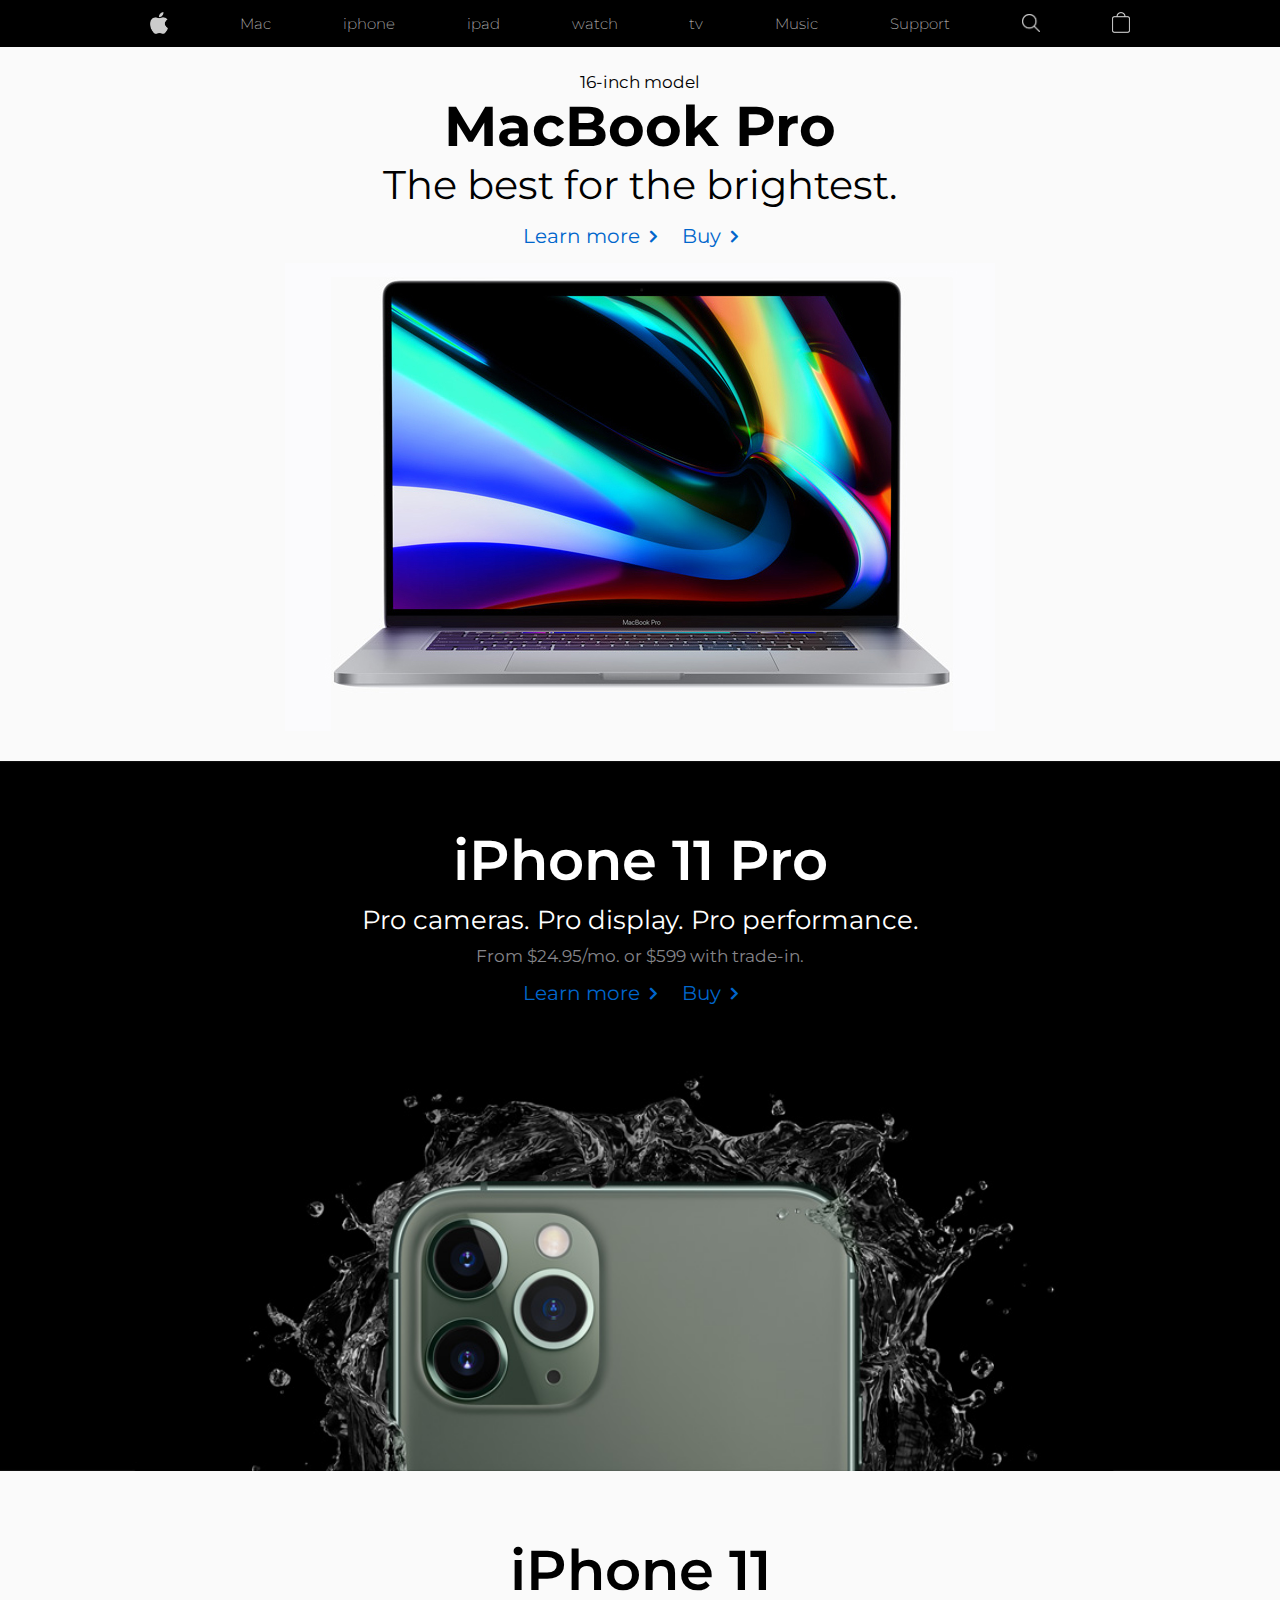
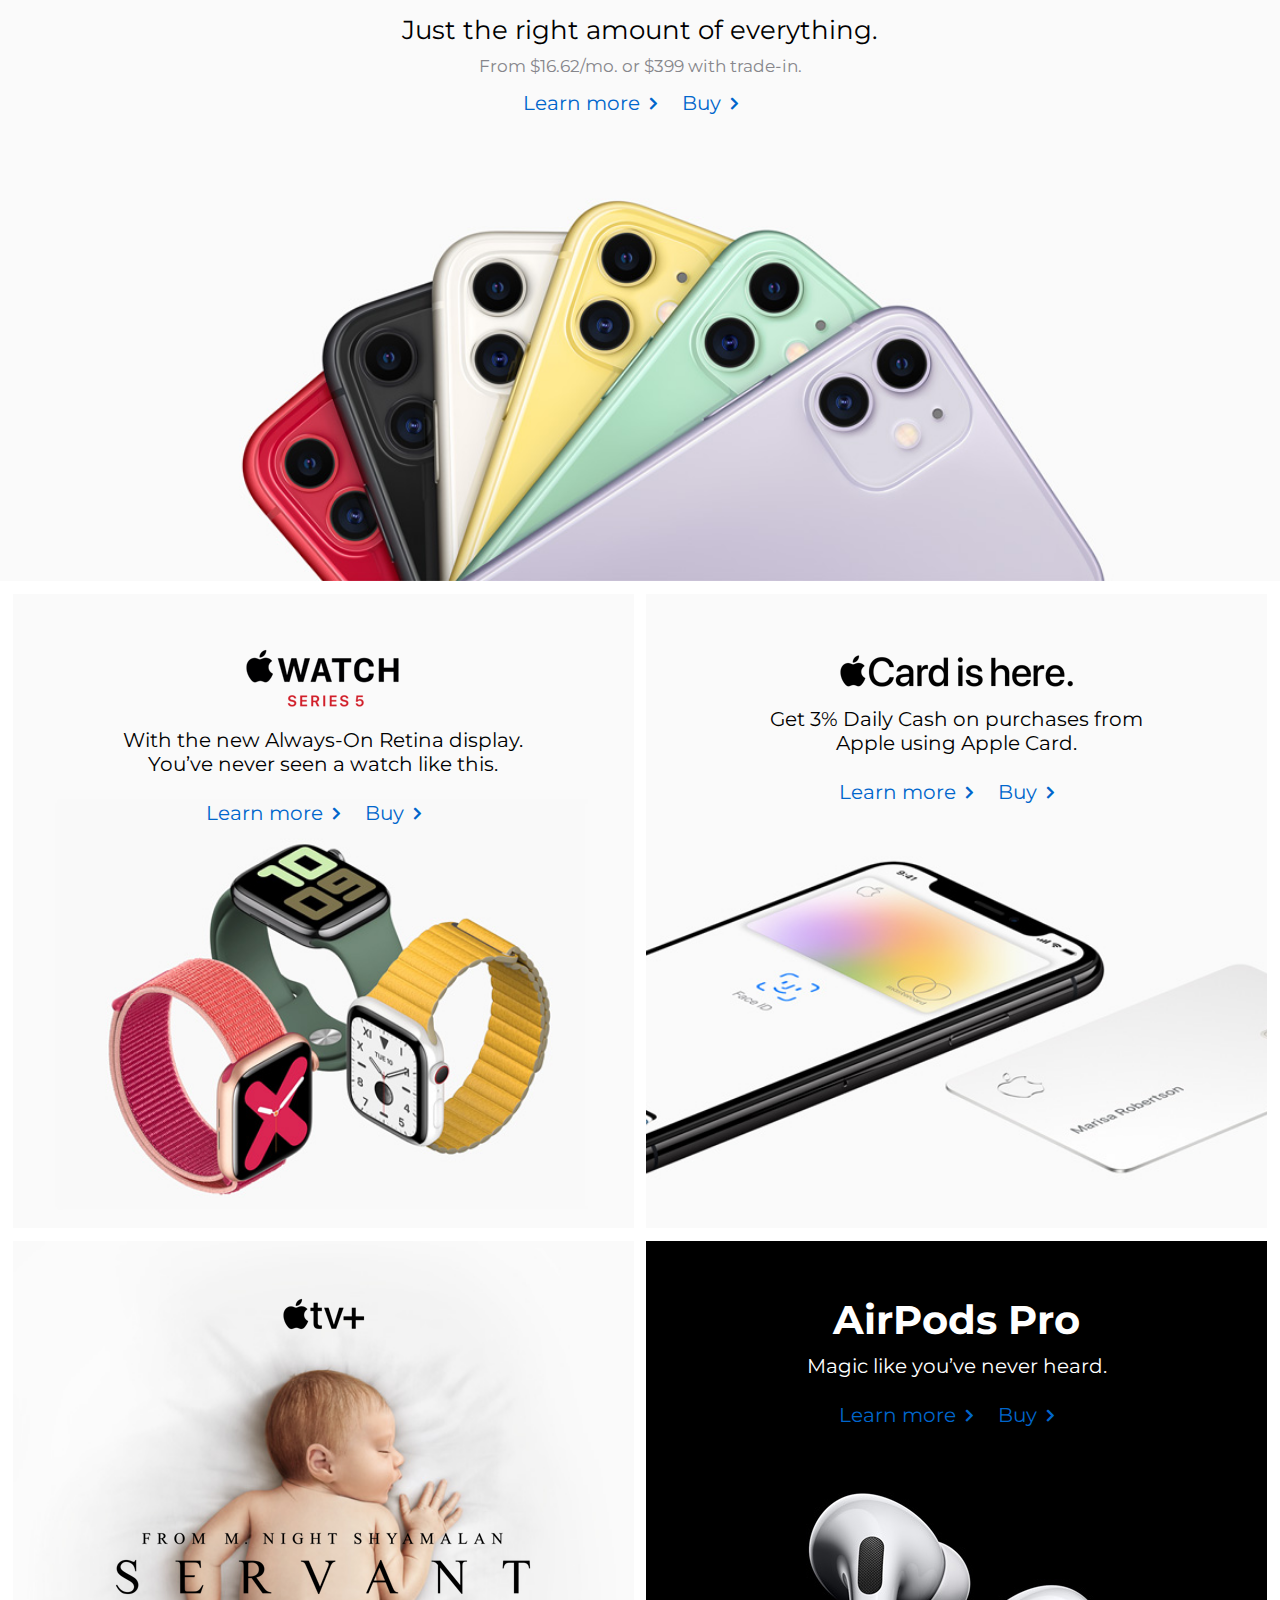
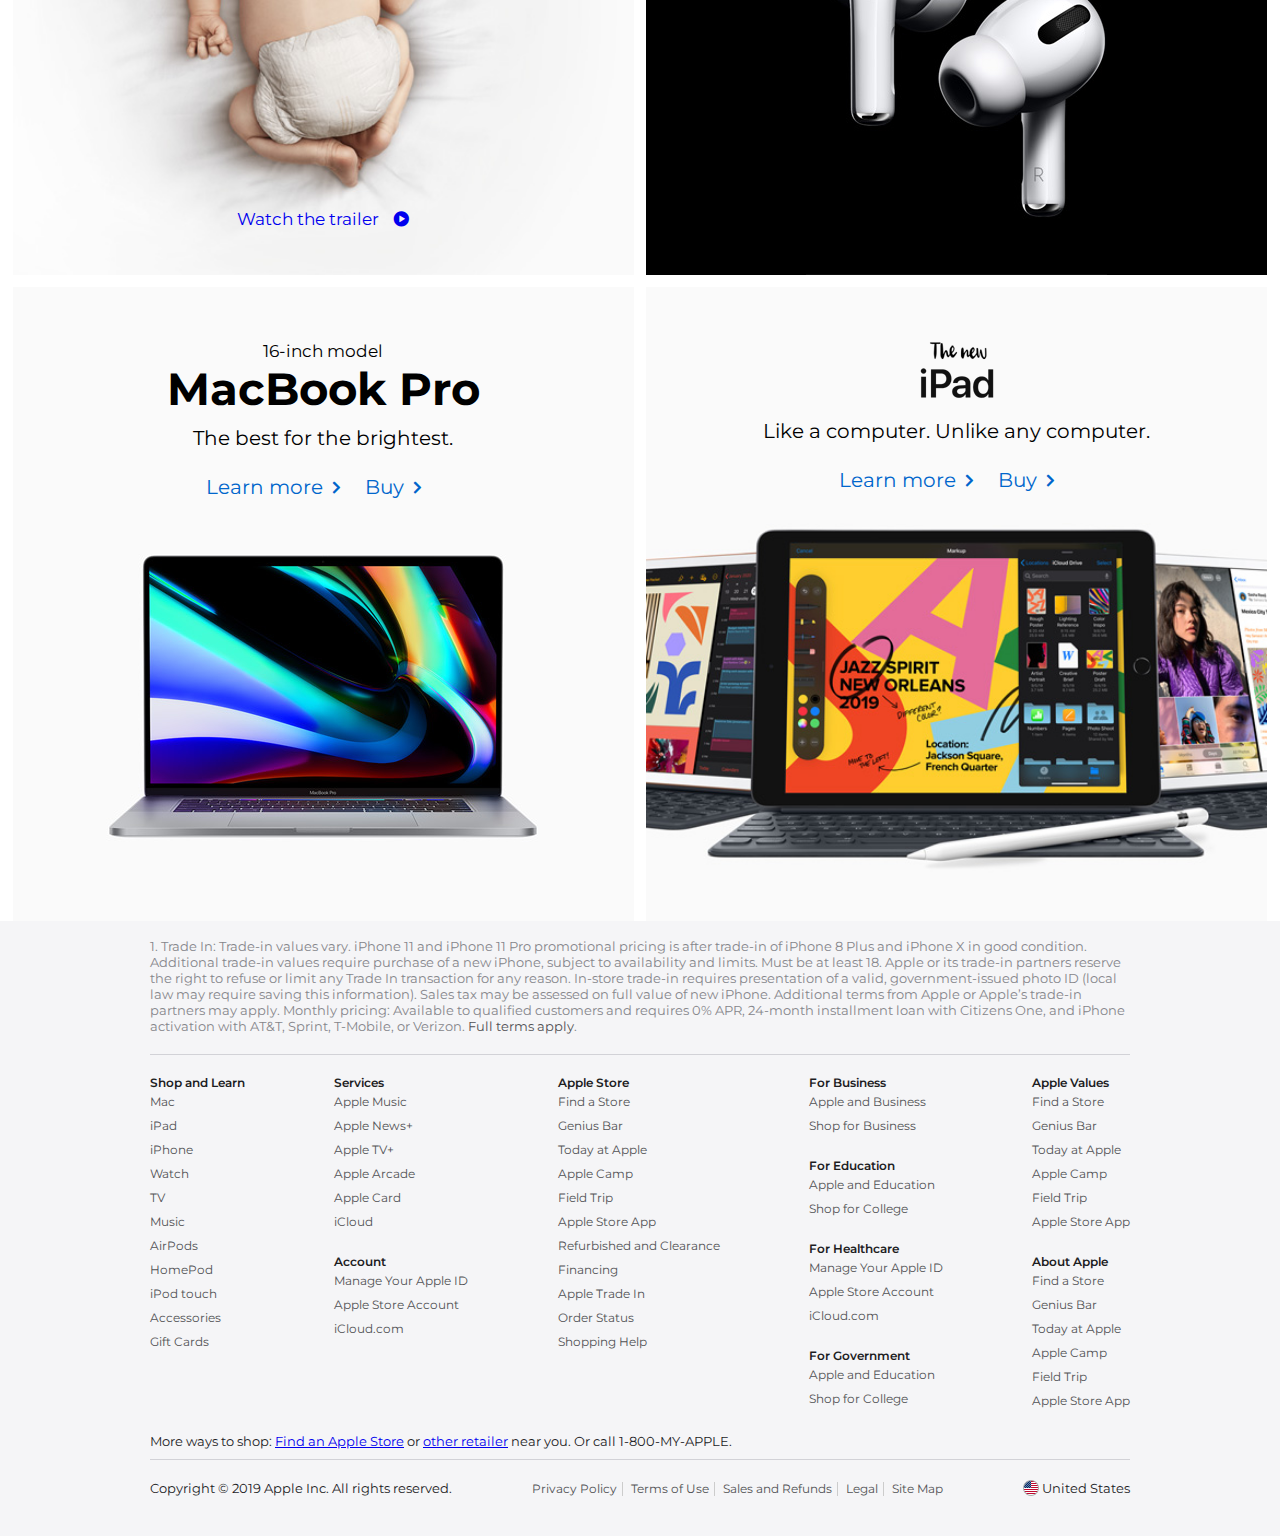
<file: Phase 1/Week-4/appleProject/resources/apple-html-css-replica/index.html>
<!DOCTYPE html>
<html>
  <head>
    <title>Apple Website</title>
    <link rel="stylesheet" type="text/css" href="css/styles.css" />

    <!-- Link to the Font-Awesome Font -->
    <!-- This font gives us the option to use emojies, symbols, common logos and icons as a font -->
    <link
      rel="stylesheet"
      href="https://maxcdn.bootstrapcdn.com/font-awesome/4.6.2/css/font-awesome.min.css"
    />

    <!-- Link to Montserrat font on Google Fonts-->
    <link
      href="https://fonts.googleapis.com/css?family=Montserrat:200,200i,300,300i,400,600,600i,700,700i,800,800i,900,900i&display=swap"
      rel="stylesheet"
    />
  </head>
  <body>
    <div class="outer-wrapper">
      <header class="header-wrapper">
        <div class="internal-wrapper">
          <div class="header-links-wrapper">
            <ul>
              <li class="logo-link">
                <a href="/"><img src="images/icons/logo.png" /></a>
              </li>
              <li><a href="/mac/">Mac</a></li>
              <li><a href="#">iphone</a></li>
              <li><a href="#">ipad</a></li>
              <li><a href="#">watch</a></li>
              <li><a href="#">tv</a></li>
              <li><a href="#">Music</a></li>
              <li><a href="#">Support</a></li>
              <li class="search-link">
                <a href="/search/"
                  ><img src="images/icons/search-icon.png"
                /></a>
              </li>
              <li class="cart-link">
                <a href="/cart/"><img src="images/icons/cart.png" /></a>
              </li>
            </ul>
          </div>
        </div>
      </header>

      <section class="main-highlight-wrapper">
        <div class="internal-wrapper">
          <div class="model">16-inch model</div>

          <div class="product-title">MacBook Pro</div>

          <div class="brief-description">The best for the brightest.</div>

          <div class="links-wrapper">
            <ul>
              <li><a href="">Learn more</a></li>
              <li><a href="">Buy</a></li>
            </ul>
          </div>

          <div class="main-image-wrapper">
            <img src="images/home/mac-laptop.jpg" />
          </div>
        </div>
      </section>

      <section class="second-hightlight-wrapper">
        <div class="internal-wrapper">
          <div class="title-wraper">iPhone 11 Pro</div>

          <div class="description-wrapper">
            Pro cameras. Pro display. Pro performance.
          </div>

          <div class="price-wrapper">
            From $24.95/mo. or $599 with trade‑in.
          </div>

          <div class="links-wrapper">
            <ul>
              <li><a href="">Learn more</a></li>
              <li><a href="">Buy</a></li>
            </ul>
          </div>
        </div>
      </section>

      <section class="third-highlight-wrapper">
        <div class="internal-wrapper">
          <div class="title-wraper">iPhone 11</div>
          <div class="description-wrapper">
            Just the right amount of everything.
          </div>
          <div class="price-wrapper">
            From $16.62/mo. or $399 with trade‑in.
          </div>
          <div class="links-wrapper">
            <ul>
              <li><a href="">Learn more</a></li>
              <li><a href="">Buy</a></li>
            </ul>
          </div>
        </div>
      </section>

      <section class="fourth-heghlight-wrapper">
        <div class="left-side-wrapper">
          <div class="top-logo-wrapper">
            <div class="logo-wrapper">
              <img src="images/icons/watch-series5-logo.png" />
            </div>
          </div>
          <div class="description-wraper">
            With the new Always-On Retina display.<br />
            You’ve never seen a watch like this.
          </div>
          <div class="links-wrapper">
            <ul>
              <li><a href="">Learn more</a></li>
              <li><a href="">Buy</a></li>
            </ul>
          </div>
        </div>
        <div class="right-side-wrapper">
          <div class="top-logo-wrapper">
            <div class="logo-wrapper">
              <img src="images/icons/apple-card-logo.png" />
            </div>
          </div>
          <div class="description-wraper">
            Get 3% Daily Cash on purchases from Apple using Apple Card.
          </div>
          <div class="links-wrapper">
            <ul>
              <li><a href="">Learn more</a></li>
              <li><a href="">Buy</a></li>
            </ul>
          </div>
        </div>
      </section>
      <section class="fifth-heghlight-wrapper">
        <div class="left-side-wrapper">
          <div class="top-logo-wrapper">
            <div class="logo-wrapper">
              <img src="images/icons/apple-tv-logo.png" />
            </div>
          </div>

          <div class="tvshow-logo-wraper">
            <img src="images/icons/servant-logo.png" />
          </div>

          <div class="watch-more-wrapper">
            <a href="#">Watch the trailer</a>
          </div>
        </div>
        <div class="right-side-wrapper">
          <div class="top-logo-wrapper">
            <div class="logo-wrapper">AirPods Pro</div>
          </div>

          <div class="description-wraper">Magic like you’ve never heard.</div>

          <div class="links-wrapper">
            <ul>
              <li><a href="">Learn more</a></li>
              <li><a href="">Buy</a></li>
            </ul>
          </div>
        </div>
      </section>
      <section class="sixth-heghlight-wrapper">
        <div class="left-side-wrapper">
          <div class="model">16-inch model</div>

          <div class="product-title-small">MacBook Pro</div>

          <div class="description-wraper">The best for the brightest.</div>

          <div class="links-wrapper">
            <ul>
              <li><a href="">Learn more</a></li>
              <li><a href="">Buy</a></li>
            </ul>
          </div>
        </div>
        <div class="right-side-wrapper">
          <div class="top-logo-wrapper">
            <div class="logo-wrapper">
              <img src="images/icons/new-ipad-logo.png" />
            </div>
          </div>

          <div class="description-wraper">
            Like a computer. Unlike any computer.
          </div>

          <div class="links-wrapper">
            <ul>
              <li><a href="">Learn more</a></li>
              <li><a href="">Buy</a></li>
            </ul>
          </div>
        </div>
      </section>

      <footer class="footer-wrapper">
        <div class="internal-wrapper">
          <div class="upper-text-container">
            1. Trade In: Trade‑in values vary. iPhone 11 and iPhone 11 Pro
            promotional pricing is after trade‑in of iPhone 8 Plus and iPhone X
            in good condition. Additional trade‑in values require purchase of a
            new iPhone, subject to availability and limits. Must be at least 18.
            Apple or its trade-in partners reserve the right to refuse or limit
            any Trade In transaction for any reason. In‑store trade‑in requires
            presentation of a valid, government-issued photo ID (local law may
            require saving this information). Sales tax may be assessed on full
            value of new iPhone. Additional terms from Apple or Apple’s trade-in
            partners may apply. Monthly pricing: Available to qualified
            customers and requires 0% APR, 24‑month installment loan with
            Citizens One, and iPhone activation with AT&T, Sprint, T‑Mobile, or
            Verizon. <a href="#"> Full terms apply</a>.
          </div>
          <div class="footer-links-wrapper">
            <div class="links-wrapper-1">
              <h3>Shop and Learn</h3>
              <ul>
                <li><a href="#">Mac</a></li>
                <li><a href="#">iPad</a></li>
                <li><a href="#">iPhone</a></li>
                <li><a href="#">Watch</a></li>
                <li><a href="#">TV</a></li>
                <li><a href="#">Music</a></li>
                <li><a href="#">AirPods</a></li>
                <li><a href="#">HomePod</a></li>
                <li><a href="#">iPod touch</a></li>
                <li><a href="#">Accessories</a></li>
                <li><a href="#">Gift Cards</a></li>
              </ul>
            </div>
            <div class="links-wrapper-2">
              <h3>Services</h3>
              <ul>
                <li><a href="#">Apple Music</a></li>
                <li><a href="#">Apple News+</a></li>
                <li><a href="#">Apple TV+</a></li>
                <li><a href="#">Apple Arcade</a></li>
                <li><a href="#">Apple Card</a></li>
                <li><a href="#">iCloud</a></li>
              </ul>
              <h3>Account</h3>
              <ul>
                <li><a href="#">Manage Your Apple ID</a></li>
                <li><a href="#">Apple Store Account</a></li>
                <li><a href="#">iCloud.com</a></li>
              </ul>
            </div>
            <div class="links-wrapper-3">
              <h3>Apple Store</h3>
              <ul>
                <li><a href="#">Find a Store</a></li>
                <li><a href="#">Genius Bar</a></li>
                <li><a href="#">Today at Apple</a></li>
                <li><a href="#">Apple Camp</a></li>
                <li><a href="#">Field Trip</a></li>
                <li><a href="#">Apple Store App</a></li>
                <li><a href="#">Refurbished and Clearance</a></li>
                <li><a href="#">Financing</a></li>
                <li><a href="#">Apple Trade In</a></li>
                <li><a href="#">Order Status</a></li>
                <li><a href="#">Shopping Help</a></li>
              </ul>
            </div>
            <div class="links-wrapper-4">
              <h3>For Business</h3>
              <ul>
                <li><a href="#">Apple and Business</a></li>
                <li><a href="#">Shop for Business</a></li>
              </ul>
              <h3>For Education</h3>
              <ul>
                <li><a href="#">Apple and Education</a></li>
                <li><a href="#">Shop for College</a></li>
              </ul>
              <h3>For Healthcare</h3>
              <ul>
                <li><a href="#">Manage Your Apple ID</a></li>
                <li><a href="#">Apple Store Account</a></li>
                <li><a href="#">iCloud.com</a></li>
              </ul>
              <h3>For Government</h3>
              <ul>
                <li><a href="#">Apple and Education</a></li>
                <li><a href="#">Shop for College</a></li>
              </ul>
            </div>

            <div class="links-wrapper-5">
              <h3>Apple Values</h3>
              <ul>
                <li><a href="#">Find a Store</a></li>
                <li><a href="#">Genius Bar</a></li>
                <li><a href="#">Today at Apple</a></li>
                <li><a href="#">Apple Camp</a></li>
                <li><a href="#">Field Trip</a></li>
                <li><a href="#">Apple Store App</a></li>
              </ul>
              <h3>About Apple</h3>
              <ul>
                <li><a href="#">Find a Store</a></li>
                <li><a href="#">Genius Bar</a></li>
                <li><a href="#">Today at Apple</a></li>
                <li><a href="#">Apple Camp</a></li>
                <li><a href="#">Field Trip</a></li>
                <li><a href="#">Apple Store App</a></li>
              </ul>
            </div>
          </div>
          <div class="my-apple-wrapper">
            More ways to shop: <a href="#">Find an Apple Store</a> or
            <a href="#">other retailer</a> near you. Or call 1-800-MY-APPLE.
          </div>
          <div class="copyright-wrapper">
            <div class="copyright">
              Copyright © 2019 Apple Inc. All rights reserved.
            </div>
            <div class="footer-links-terms">
              <ul>
                <li><a href="#">Privacy Policy</a></li>
                <li><a href="#">Terms of Use</a></li>
                <li><a href="#">Sales and Refunds</a></li>
                <li><a href="#">Legal</a></li>
                <li><a href="#">Site Map</a></li>
              </ul>
            </div>
            <div class="footer-country">
              <div class="flag-wrapper"><img src="images/icons/16.png" /></div>
              <div class="footer-country-name">United States</div>
            </div>
          </div>
        </div>
      </footer>
    </div>
  </body>
</html>
</file>
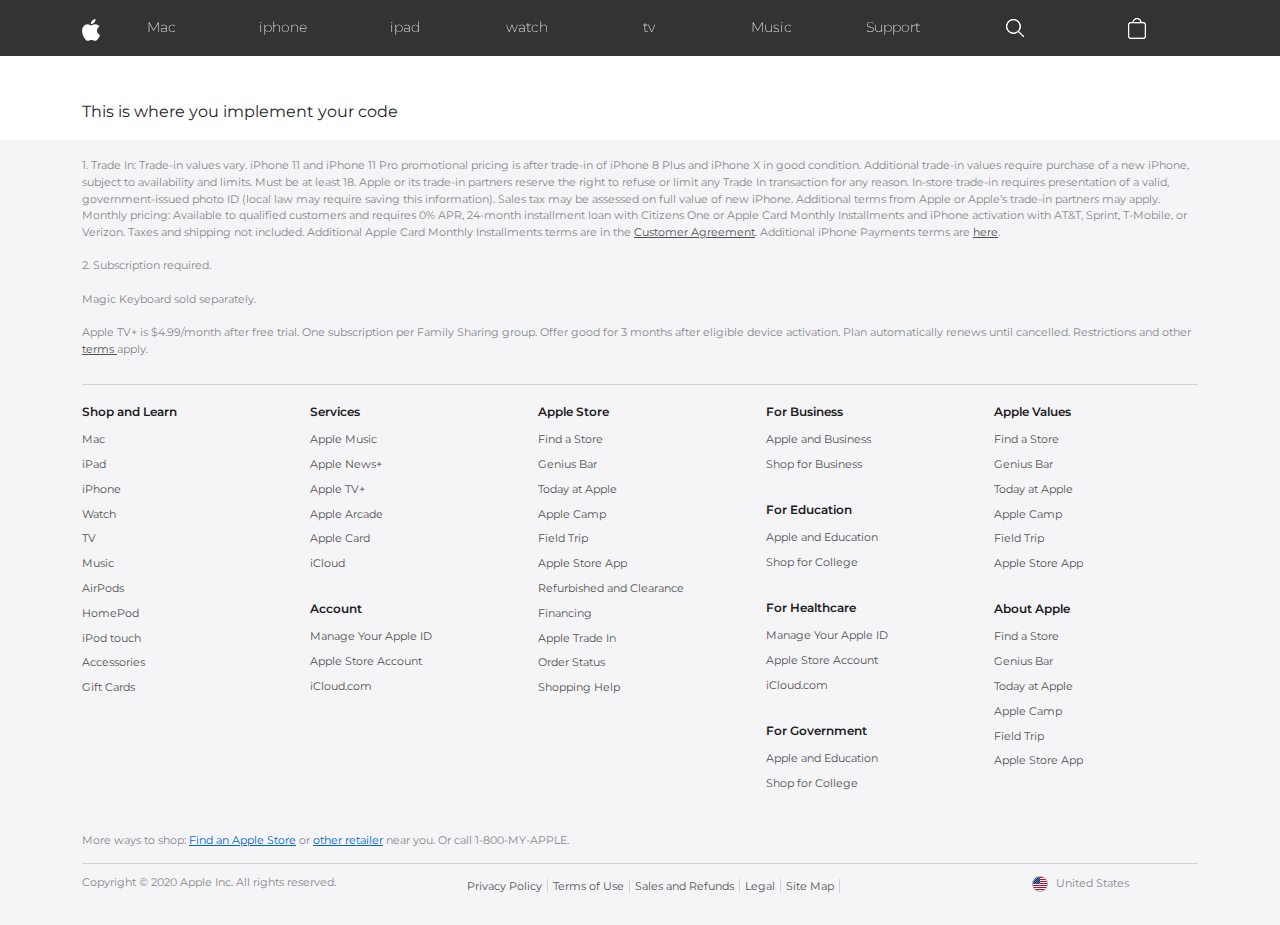
<file: Phase 1/Week-6/AppleBootstrapProject/Project/apple-responsive-staring-base-code/index.html>
<!DOCTYPE html>
<html>
  <head>
    <title>Apple Responsive Replica</title>

    <!-- Some meta tags -->
    <meta charset="utf-8" />
    <meta
      name="viewport"
      content="width=device-width, initial-scale=1, shrink-to-fit=no"
    />
    <meta name="title" content="Apple Responsive Replica" />
    <meta
      name="description"
      content="A responsive replica of Apple's website"
    />
    <link rel='icon' href='images/icons/favicon.ico' type='image/x-icon'/ >

    <!-- Link to the Font-Awesome Font -->
    <link
      rel="stylesheet"
      href="https://maxcdn.bootstrapcdn.com/font-awesome/4.6.2/css/font-awesome.min.css"
    />

    <!-- Link to Montserrat font from Google Fonts-->
    <link
      href="https://fonts.googleapis.com/css?family=Montserrat:200,200i,300,300i,400,600,600i,700,700i,800,800i,900,900i&display=swap"
      rel="stylesheet"
    />

    <!-- Styles -->
    <!-- Bootstrap Styles -->
    <link rel="stylesheet" type="text/css" href="css/bootstrap.css" />
    <!-- Custom Styles -->
    <link rel="stylesheet" type="text/css" href="css/styles.css" />
  </head>
  <body>
    <!-- Header navigation -->
    <div class="nav-wrapper fixed-top">
      <div class="container">
        <nav class="navbar navbar-toggleable-sm navbar-expand-md">
          <button
            class="navbar-toggler navbar-toggler-right"
            type="button"
            data-toggle="collapse"
            data-target=".navbar-collapse"
          >
            ☰
          </button>
          <a class="navbar-brand mx-auto" href="#"
            ><img src="images/icons/logo-sm.png"
          /></a>

          <div class="navbar-collapse collapse">
            <ul class="navbar-nav nav-justified w-100 nav-fill">
              <li class="nav-item">
                <a class="nav-link js-scroll-trigger" href="/mac/">Mac</a>
              </li>
              <li class="nav-item">
                <a class="nav-link js-scroll-trigger" href="#">iphone</a>
              </li>
              <li class="nav-item">
                <a class="nav-link js-scroll-trigger" href="#">ipad</a>
              </li>
              <li class="nav-item">
                <a class="nav-link js-scroll-trigger" href="#">watch</a>
              </li>
              <li class="nav-item">
                <a class="nav-link js-scroll-trigger" href="#">tv</a>
              </li>
              <li class="nav-item">
                <a class="nav-link js-scroll-trigger" href="#">Music</a>
              </li>
              <li class="nav-item">
                <a class="nav-link js-scroll-trigger" href="#">Support</a>
              </li>
              <li class="nav-item">
                <a class="nav-link js-scroll-trigger" href="/search/"
                  ><img src="images/icons/search-icon-sm.png"
                /></a>
              </li>
              <li class="nav-item">
                <a class="nav-link js-scroll-trigger" href="/cart/"
                  ><img src="images/icons/cart-sm.png"
                /></a>
              </li>
            </ul>
          </div>
        </nav>
      </div>
    </div>

    <!-- Your code goes in here -->
    <!--  -->
    <div class="top-100">
      <div class="container">
        <p>This is where you implement your code</p>
      </div>
    </div>

    <!-- Footer section stats here -->
    <footer class="footer-wrapper">
      <div class="container">
        <div class="upper-text-container">
          <p>
            1. Trade In: Trade‑in values vary. iPhone 11 and iPhone 11 Pro
            promotional pricing is after trade‑in of iPhone 8 Plus and iPhone X
            in good condition. Additional trade‑in values require purchase of a
            new iPhone, subject to availability and limits. Must be at least 18.
            Apple or its trade-in partners reserve the right to refuse or limit
            any Trade In transaction for any reason. In‑store trade‑in requires
            presentation of a valid, government-issued photo ID (local law may
            require saving this information). Sales tax may be assessed on full
            value of new iPhone. Additional terms from Apple or Apple’s trade-in
            partners may apply. Monthly pricing: Available to qualified
            customers and requires 0% APR, 24-month installment loan with
            Citizens One or Apple Card Monthly Installments and iPhone
            activation with AT&T, Sprint, T-Mobile, or Verizon. Taxes and
            shipping not included. Additional Apple Card Monthly Installments
            terms are in the
            <a
              href="https://www.goldmansachs.com/terms-and-conditions/Apple-Card-Customer-Agreement.pdf"
              target="_blank"
            >
              Customer Agreement</a
            >. Additional iPhone Payments terms are
            <a
              href="https://www.apple.com/legal/sales-support/iphoneinstallments_us/"
            >
              here</a
            >.
          </p>
          <p>
            2. Subscription required.<br /><br />
            Magic Keyboard sold separately.<br /><br />
            Apple TV+ is $4.99/month after free trial. One subscription per
            Family Sharing group. Offer good for 3 months after eligible device
            activation. Plan automatically renews until cancelled. Restrictions
            and other <a href="https://www.apple.com/promo/">terms </a> apply.
          </p>
        </div>
        <div class="footer-links-wrapper row">
          <div class="links-wrapper-1 col-sm-12 col-md">
            <h3>Shop and Learn</h3>
            <ul>
              <li><a href="#">Mac</a></li>
              <li><a href="#">iPad</a></li>
              <li><a href="#">iPhone</a></li>
              <li><a href="#">Watch</a></li>
              <li><a href="#">TV</a></li>
              <li><a href="#">Music</a></li>
              <li><a href="#">AirPods</a></li>
              <li><a href="#">HomePod</a></li>
              <li><a href="#">iPod touch</a></li>
              <li><a href="#">Accessories</a></li>
              <li><a href="#">Gift Cards</a></li>
            </ul>
          </div>
          <div class="links-wrapper-2 col-sm-12 col-md">
            <h3>Services</h3>
            <ul>
              <li><a href="#">Apple Music</a></li>
              <li><a href="#">Apple News+</a></li>
              <li><a href="#">Apple TV+</a></li>
              <li><a href="#">Apple Arcade</a></li>
              <li><a href="#">Apple Card</a></li>
              <li><a href="#">iCloud</a></li>
            </ul>
            <h3>Account</h3>
            <ul>
              <li><a href="#">Manage Your Apple ID</a></li>
              <li><a href="#">Apple Store Account</a></li>
              <li><a href="#">iCloud.com</a></li>
            </ul>
          </div>
          <div class="links-wrapper-3 col-sm-12 col-md">
            <h3>Apple Store</h3>
            <ul>
              <li><a href="#">Find a Store</a></li>
              <li><a href="#">Genius Bar</a></li>
              <li><a href="#">Today at Apple</a></li>
              <li><a href="#">Apple Camp</a></li>
              <li><a href="#">Field Trip</a></li>
              <li><a href="#">Apple Store App</a></li>
              <li><a href="#">Refurbished and Clearance</a></li>
              <li><a href="#">Financing</a></li>
              <li><a href="#">Apple Trade In</a></li>
              <li><a href="#">Order Status</a></li>
              <li><a href="#">Shopping Help</a></li>
            </ul>
          </div>
          <div class="links-wrapper-4 col-sm-12 col-md">
            <h3>For Business</h3>
            <ul>
              <li><a href="#">Apple and Business</a></li>
              <li><a href="#">Shop for Business</a></li>
            </ul>
            <h3>For Education</h3>
            <ul>
              <li><a href="#">Apple and Education</a></li>
              <li><a href="#">Shop for College</a></li>
            </ul>
            <h3>For Healthcare</h3>
            <ul>
              <li><a href="#">Manage Your Apple ID</a></li>
              <li><a href="#">Apple Store Account</a></li>
              <li><a href="#">iCloud.com</a></li>
            </ul>
            <h3>For Government</h3>
            <ul>
              <li><a href="#">Apple and Education</a></li>
              <li><a href="#">Shop for College</a></li>
            </ul>
          </div>
          <div class="links-wrapper-5 col-sm-12 col-md">
            <h3>Apple Values</h3>
            <ul>
              <li><a href="#">Find a Store</a></li>
              <li><a href="#">Genius Bar</a></li>
              <li><a href="#">Today at Apple</a></li>
              <li><a href="#">Apple Camp</a></li>
              <li><a href="#">Field Trip</a></li>
              <li><a href="#">Apple Store App</a></li>
            </ul>
            <h3>About Apple</h3>
            <ul>
              <li><a href="#">Find a Store</a></li>
              <li><a href="#">Genius Bar</a></li>
              <li><a href="#">Today at Apple</a></li>
              <li><a href="#">Apple Camp</a></li>
              <li><a href="#">Field Trip</a></li>
              <li><a href="#">Apple Store App</a></li>
            </ul>
          </div>
        </div>
        <div class="my-apple-wrapper">
          More ways to shop: <a href="#">Find an Apple Store</a> or
          <a href="#">other retailer</a> near you. Or call 1-800-MY-APPLE.
        </div>
        <div class="copyright-wrapper row">
          <div
            class="copyright col-sm-12 order-2 col-md-8 order-md-1 col-lg-4 order-lg-1"
          >
            Copyright &copy; 2020 Apple Inc. All rights reserved.
          </div>
          <div class="footer-links-terms col-sm-12 order-3 col-lg-6 order-lg-2">
            <ul>
              <li><a href="#">Privacy Policy</a></li>
              <li><a href="#">Terms of Use</a></li>
              <li><a href="#">Sales and Refunds</a></li>
              <li><a href="#">Legal</a></li>
              <li><a href="#">Site Map</a></li>
            </ul>
          </div>
          <div
            class="footer-country col-sm-12 order-1 col-md-4 order-md-2 text-md-right col-lg-2 order-lg-3"
          >
            <div class="flag-wrapper"><img src="images/icons/16.png" /></div>
            <div class="footer-country-name">United States</div>
          </div>
        </div>
      </div>
    </footer>
    <!-- Footer section ends here -->

    <!-- Javascript -->

    <!-- jQuery -->
    <script src="https://ajax.googleapis.com/ajax/libs/jquery/3.4.1/jquery.min.js"></script>

    <!-- Bootsrap JS -->
    <script src="js/bootstrap.js"></script>
  </body>
</html>
</file>
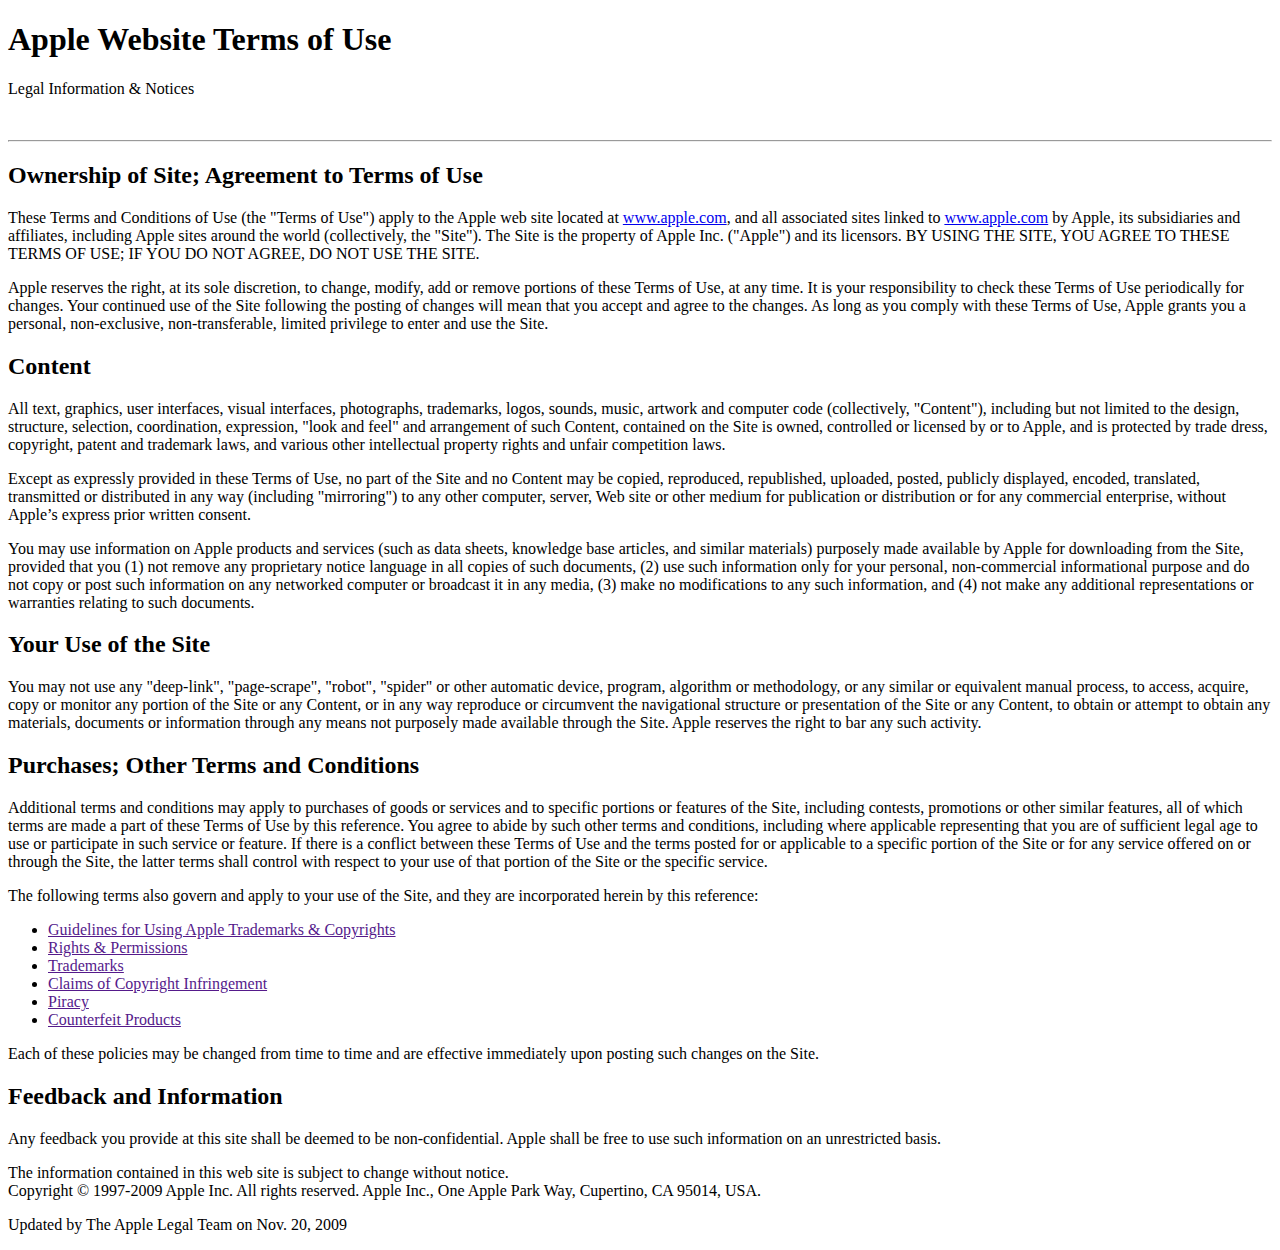
<file: Phase 1/Programs/apples-website.html>
<!DOCTYPE html>
<html lang="en">
  <head>
    <meta charset="UTF-8" />
    <meta name="viewport" content="width=device-width, initial-scale=1.0" />
    <title>Apple Website Terms of Use</title>
  </head>
  <link>
    <h1>Apple Website Terms of Use</h1>
    <p>Legal Information & Notices</p>
    <br>
    <hr>

    <h2>Ownership of Site; Agreement to Terms of Use</h2>
    <link>These Terms and Conditions of Use (the "Terms of Use") apply to the Apple web site located at <a href=https://www.impactplus.com">www.apple.com</a>, and all associated sites linked to <a href=https://www.impactplus.com">www.apple.com</a> by Apple, its subsidiaries and affiliates, including Apple sites around the world (collectively, the "Site"). The Site is the property of Apple Inc. ("Apple") and its licensors. BY USING THE SITE, YOU AGREE TO THESE TERMS OF USE; IF YOU DO NOT AGREE, DO NOT USE THE SITE.</p>

    <p>Apple reserves the right, at its sole discretion, to change, modify, add or remove portions of these Terms of Use, at any time. It is your responsibility to check these Terms of Use periodically for changes. Your continued use of the Site following the posting of changes will mean that you accept and agree to the changes. As long as you comply with these Terms of Use, Apple grants you a personal, non-exclusive, non-transferable, limited privilege to enter and use the Site.</p>

    <h2>Content</h2>
    <P>All text, graphics, user interfaces, visual interfaces, photographs, trademarks, logos, sounds, music, artwork and computer code (collectively, "Content"), including but not limited to the design, structure, selection, coordination, expression, "look and feel" and arrangement of such Content, contained on the Site is owned, controlled or licensed by or to Apple, and is protected by trade dress, copyright, patent and trademark laws, and various other intellectual property rights and unfair competition laws.</P>

    <P>Except as expressly provided in these Terms of Use, no part of the Site and no Content may be copied, reproduced, republished, uploaded, posted, publicly displayed, encoded, translated, transmitted or distributed in any way (including "mirroring") to any other computer, server, Web site or other medium for publication or distribution or for any commercial enterprise, without Apple’s express prior written consent.</P>

    <p>You may use information on Apple products and services (such as data sheets, knowledge base articles, and similar materials) purposely made available by Apple for downloading from the Site, provided that you (1) not remove any proprietary notice language in all copies of such documents, (2) use such information only for your personal, non-commercial informational purpose and do not copy or post such information on any networked computer or broadcast it in any media, (3) make no modifications to any such information, and (4) not make any additional representations or warranties relating to such documents.</p>

    <h2>Your Use of the Site</h2>
    <p>You may not use any "deep-link", "page-scrape", "robot", "spider" or other automatic device, program, algorithm or methodology, or any similar or equivalent manual process, to access, acquire, copy or monitor any portion of the Site or any Content, or in any way reproduce or circumvent the navigational structure or presentation of the Site or any Content, to obtain or attempt to obtain any materials, documents or information through any means not purposely made available through the Site. Apple reserves the right to bar any such activity.</p>
    </h1>

    <h2>Purchases; Other Terms and Conditions</h2>
    <p>Additional terms and conditions may apply to purchases of goods or services and to specific portions or features of the Site, including contests, promotions or other similar features, all of which terms are made a part of these Terms of Use by this reference. You agree to abide by such other terms and conditions, including where applicable representing that you are of sufficient legal age to use or participate in such service or feature. If there is a conflict between these Terms of Use and the terms posted for or applicable to a specific portion of the Site or for any service offered on or through the Site, the latter terms shall control with respect to your use of that portion of the Site or the specific service.</p>

    <p>The following terms also govern and apply to your use of the Site, and they are incorporated herein by this reference:</p>

    <ul>
        <li><a href = "">Guidelines for Using Apple Trademarks & Copyrights</a></li>
        <li><a href = "">Rights & Permissions</a></li>
        <li><a href = "">Trademarks</a></li>
        <li><a href = "">Claims of Copyright Infringement</a></li>
        <li><a href = "">Piracy</a></li>
        <li><a href = "">Counterfeit Products</a></li>
        
    </ul>

    <p>Each of these policies may be changed from time to time and are effective immediately upon posting such changes on the Site.</p>

    <h2>Feedback and Information</h2>
    <p>Any feedback you provide at this site shall be deemed to be non-confidential. Apple shall be free to use such information on an unrestricted basis.</p>

    <p>The information contained in this web site is subject to change without notice.<br>
Copyright © 1997-2009 Apple Inc. All rights reserved.
Apple Inc., One Apple Park Way, Cupertino, CA 95014, USA.</p>

<p>Updated by The Apple Legal Team on Nov. 20, 2009</p>
  </body>
</html>
</file>
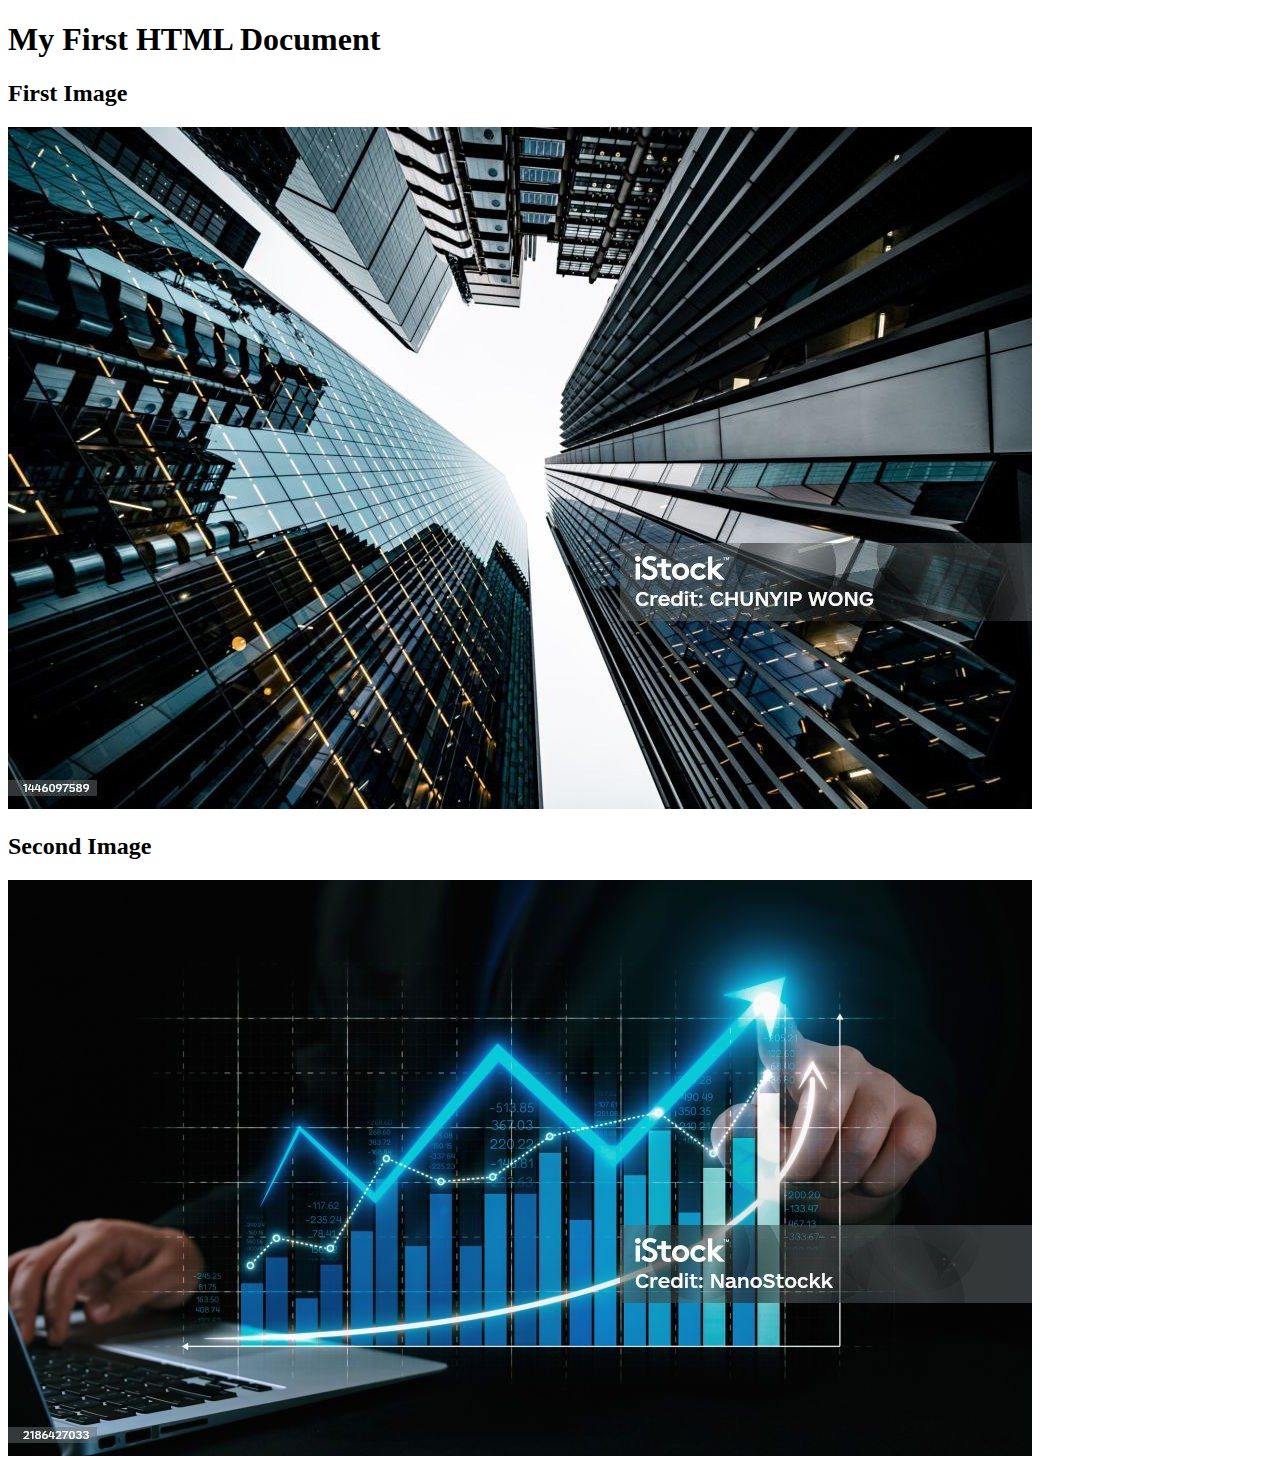
<file: Phase 1/Week-2/FirstProject/imagepractice.html>
<!DOCTYPE html>
<html lang="en">
  <head>
    <meta charset="UTF-8" />
    <meta name="viewport" content="width=device-width, initial-scale=1.0" />
    <title>Image Practice</title>
  </head>
  <header>
    <h1>My First HTML Document</h1>
    <h2>First Image</h2>
    <img src="images/imageOne.jpg" alt="Image One" />
    <h2>Second Image</h2>
    <img src="images/imageTwo.jpg" alt="Image Two" />
  </header>
  <body></body>
</html>
</file>
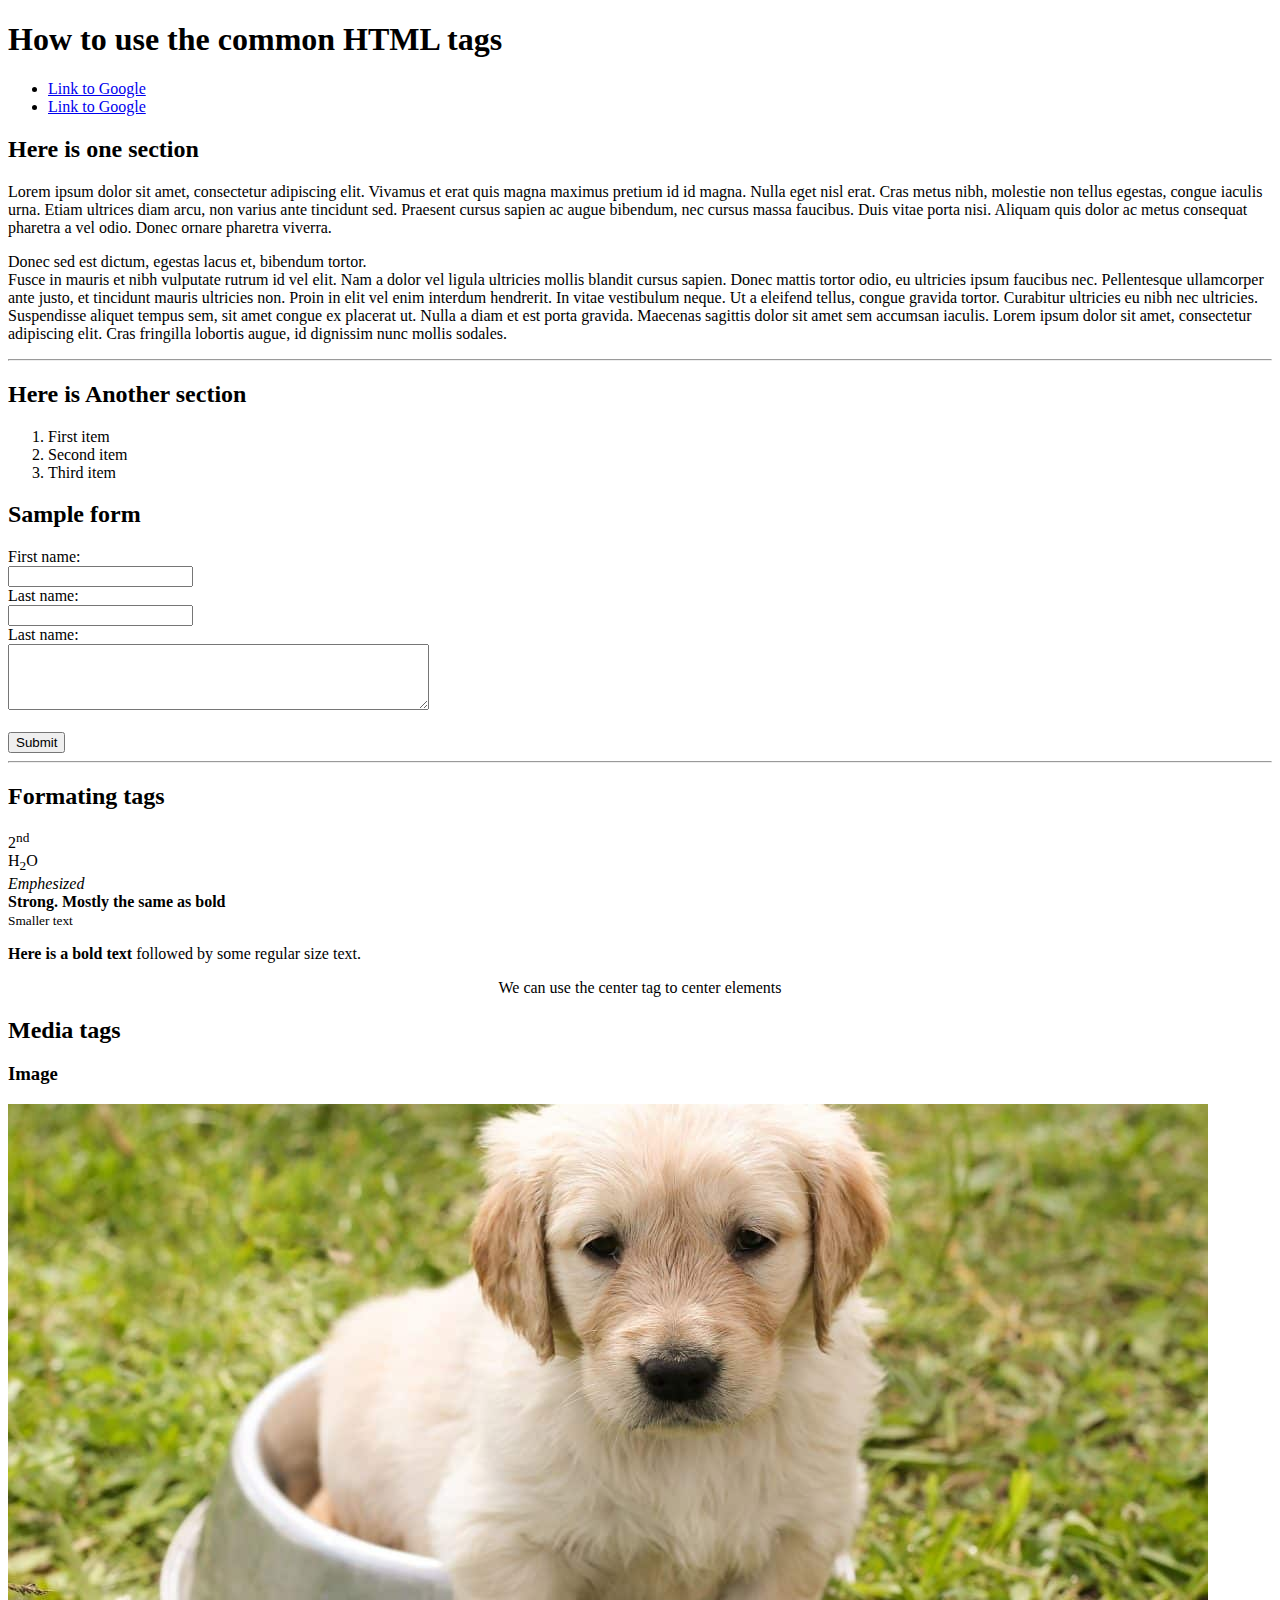
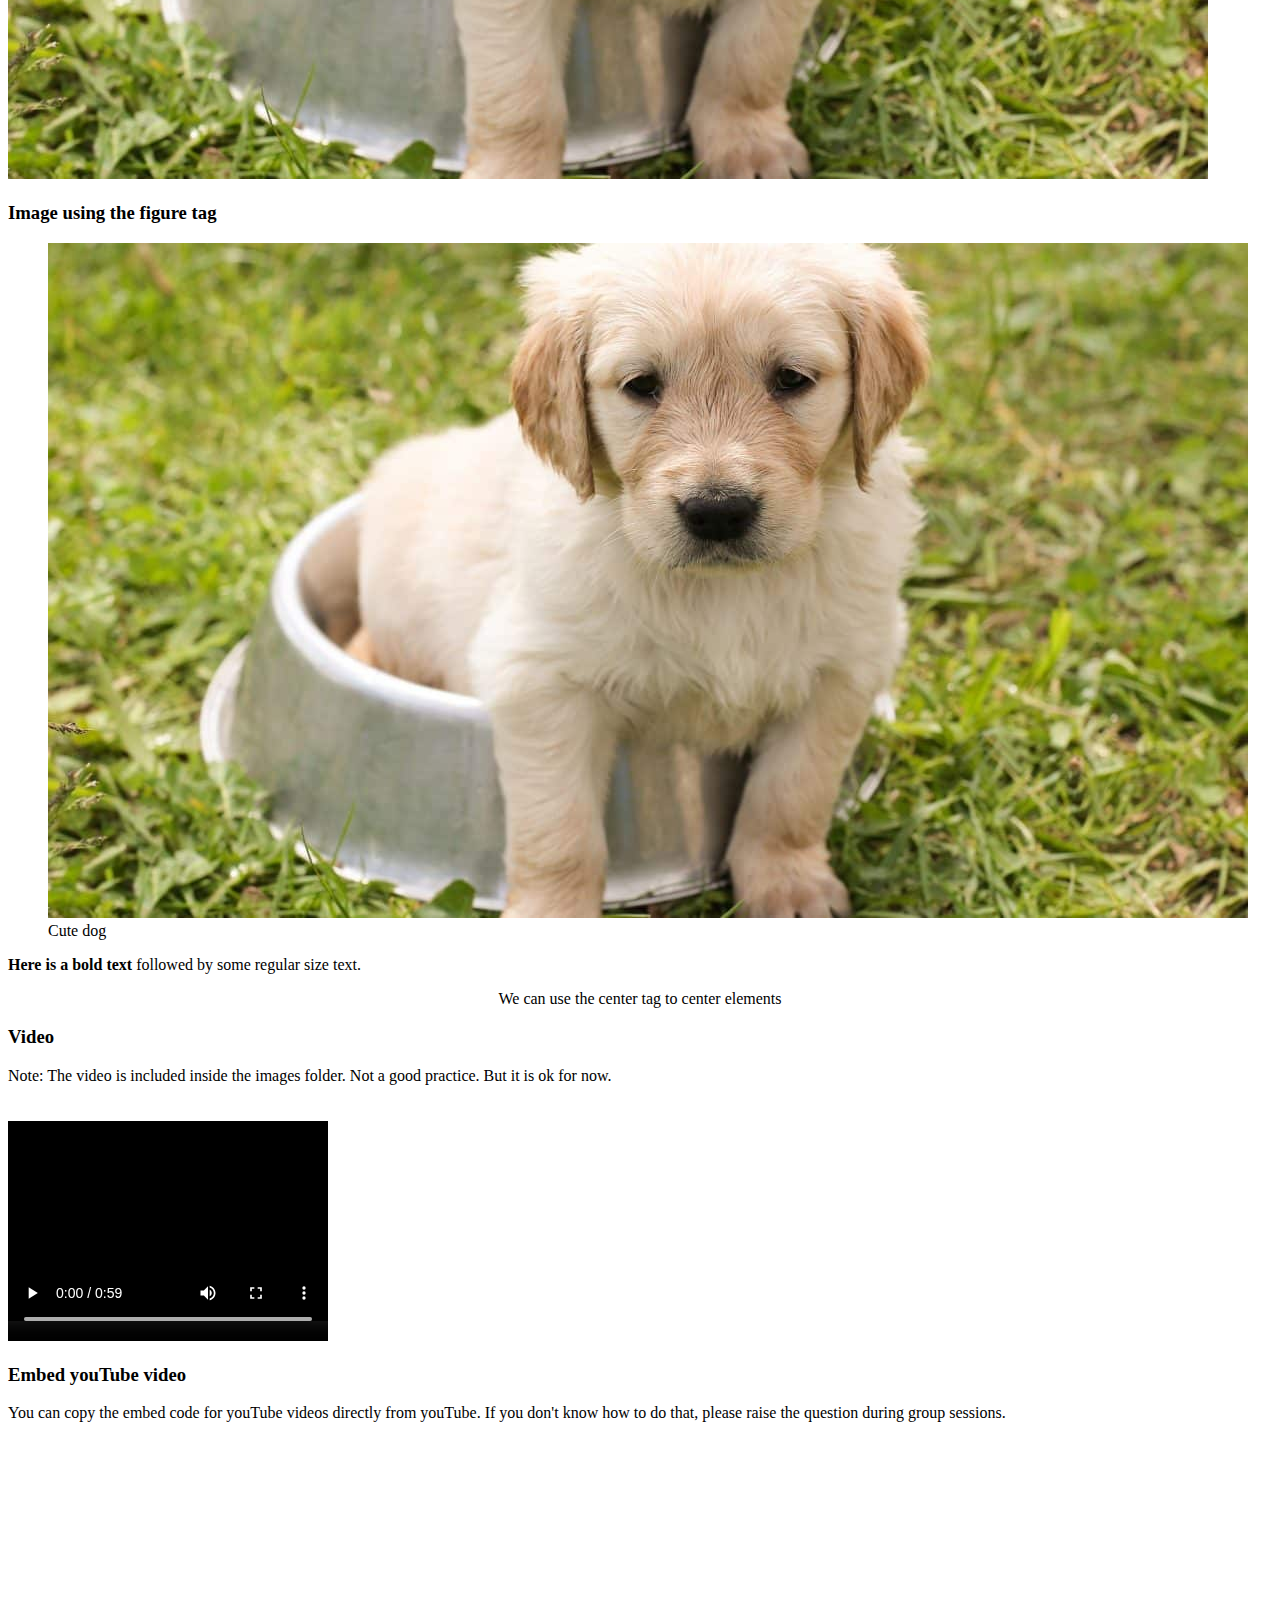
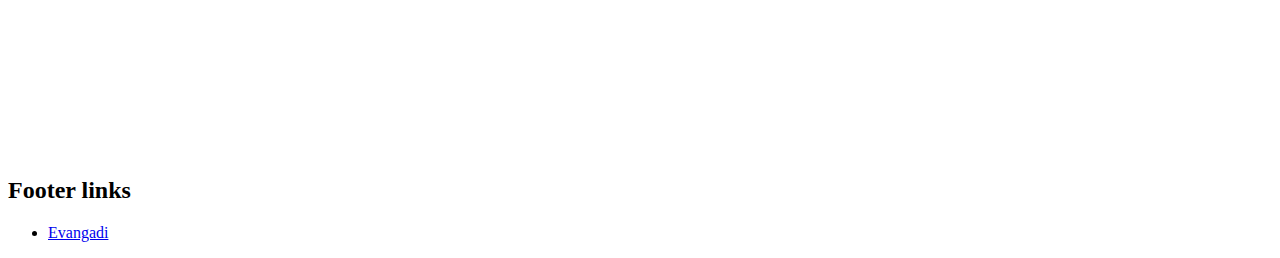
<file: Phase 1/Week-2/htmlProject/myProject/myHtmlTags.html>
<!DOCTYPE html>
<html>
  <head>
    <title>Common HTML Tags</title>

    <meta charset="UTF-8" />
    <meta name="viewport" content="width=device-width, initial-scale=1" />
    <meta name="description" content="Common HTML reference document" />
  </head>

  <body>
    <header>
      <h1>How to use the common HTML tags</h1>
      <nav>
        <ul class="someParagraph">
          <li><a href="https://www.google.com/">Link to Google</a></li>
          <li><a href="https://www.amazon.com/">Link to Google</a></li>
        </ul>
      </nav>
    </header>

    <section class="someSection">
      <div>
        <h2 id="someID">Here is one section</h2>
        <p class="someParagraph">
          Lorem ipsum dolor sit amet, consectetur adipiscing elit. Vivamus et
          erat quis magna maximus pretium id id magna. Nulla eget nisl erat.
          Cras metus nibh, molestie non tellus egestas, congue iaculis urna.
          Etiam ultrices diam arcu, non varius ante tincidunt sed. Praesent
          cursus sapien ac augue bibendum, nec cursus massa faucibus. Duis vitae
          porta nisi. Aliquam quis dolor ac metus consequat pharetra a vel odio.
          Donec ornare pharetra viverra.
        </p>

        <p>
          Donec sed est dictum, egestas lacus et, bibendum tortor. <br />
          Fusce in mauris et nibh vulputate rutrum id vel elit. Nam a dolor vel
          ligula ultricies mollis blandit cursus sapien. Donec mattis tortor
          odio, eu ultricies ipsum faucibus nec. Pellentesque ullamcorper ante
          justo, et tincidunt mauris ultricies non. Proin in elit vel enim
          interdum hendrerit. In vitae vestibulum neque. Ut a eleifend tellus,
          congue gravida tortor. Curabitur ultricies eu nibh nec ultricies.
          Suspendisse aliquet tempus sem, sit amet congue ex placerat ut. Nulla
          a diam et est porta gravida. Maecenas sagittis dolor sit amet sem
          accumsan iaculis. Lorem ipsum dolor sit amet, consectetur adipiscing
          elit. Cras fringilla lobortis augue, id dignissim nunc mollis sodales.
        </p>
      </div>
    </section>

    <hr />

    <section>
      <div>
        <h2>Here is Another section</h2>
        <ol>
          <li>First item</li>
          <li>Second item</li>
          <li>Third item</li>
        </ol>
        <h2>Sample form</h2>

        <form action="#">
          <label for="fname">First name:</label><br />
          <input type="text" id="fname" name="fname" value="" /><br />
          <label for="lname">Last name:</label><br />
          <input type="text" id="lname" name="lname" value="" /><br />
          <label for="message">Last name:</label><br />
          <textarea rows="4" cols="50"></textarea><br /><br />
          <input type="submit" value="Submit" />
        </form>
      </div>
    </section>

    <hr />

    <section>
      <div>
        <h2>Formating tags</h2>
        <p>
          2<sup>nd</sup> <br />
          H<sub>2</sub>O <br />
          <em>Emphesized</em> <br />
          <strong>Strong. Mostly the same as bold</strong> <br />
          <small> Smaller text </small>
        </p>
        <p><b>Here is a bold text</b> followed by some regular size text.</p>
        <center>We can use the center tag to center elements</center>
      </div>
    </section>

    <section>
      <div>
        <h2>Media tags</h2>

        <h3>Image</h3>
        <img src="myImages/dog.jpg" alt="Dog" />

        <h3>Image using the figure tag</h3>
        <figure>
          <img src="myImages/dog.jpg" alt="Dog" />
          <figcaption>Cute dog</figcaption>
        </figure>

        <p><b>Here is a bold text</b> followed by some regular size text.</p>
        <center>We can use the center tag to center elements</center>

        <h3>Video</h3>
        <p>
          Note: The video is included inside the images folder. Not a good
          practice. But it is ok for now.
        </p>
        <video width="320" height="240" controls>
          <source src="myImages/howToCreateAFolder.mp4" type="video/mp4" />
          Your browser does not support the video tag.
        </video>

        <h3>Embed youTube video</h3>
        <p>
          You can copy the embed code for youTube videos directly from youTube.
          If you don't know how to do that, please raise the question during
          group sessions.
        </p>
        <iframe
          width="560"
          height="315"
          src="https://www.youtube.com/embed/yfoY53QXEnI"
          frameborder="0"
          allow="accelerometer; autoplay; encrypted-media; gyroscope; picture-in-picture"
          allowfullscreen
        ></iframe>
      </div>
    </section>

    <footer>
      <h2>Footer links</h2>
      <ul>
        <li>
          <a href="https://www.evangadi.com/" target="_blank">Evangadi</a>
        </li>
      </ul>
    </footer>
  </body>
</html>
</file>
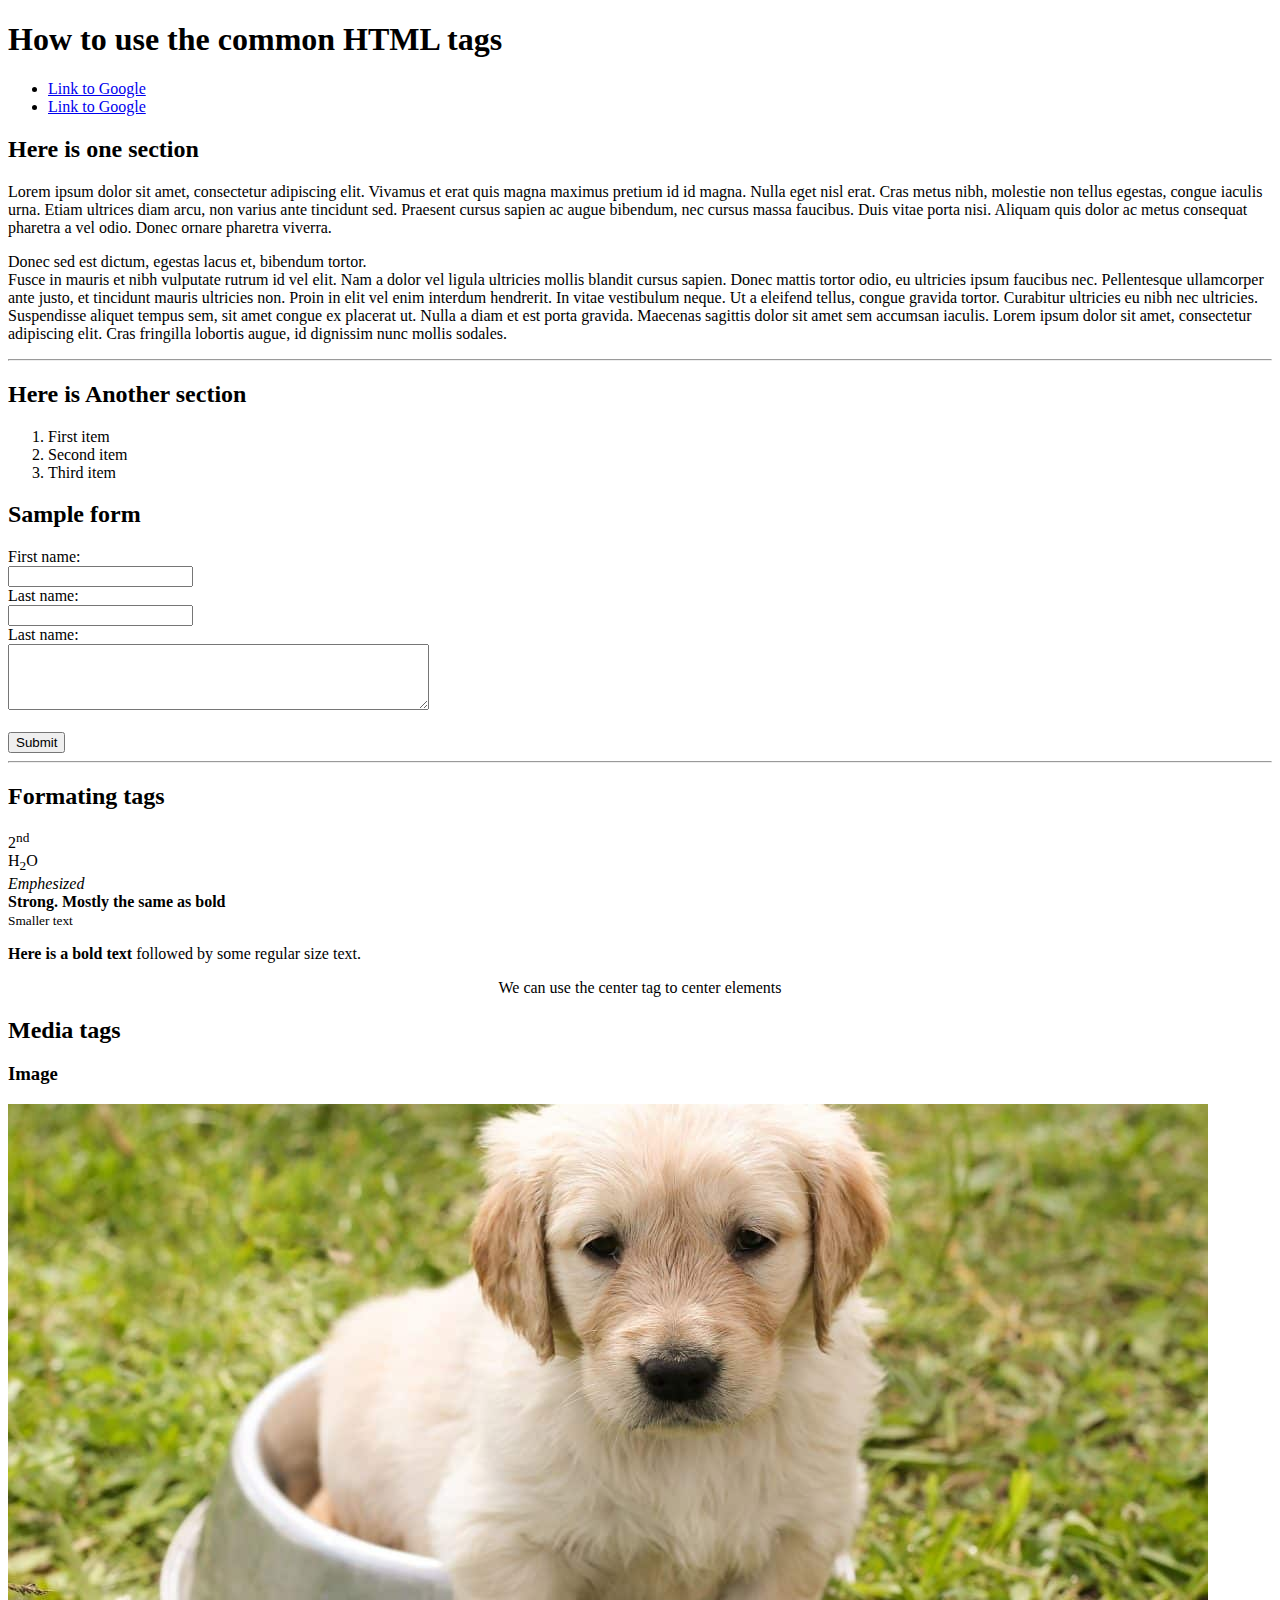
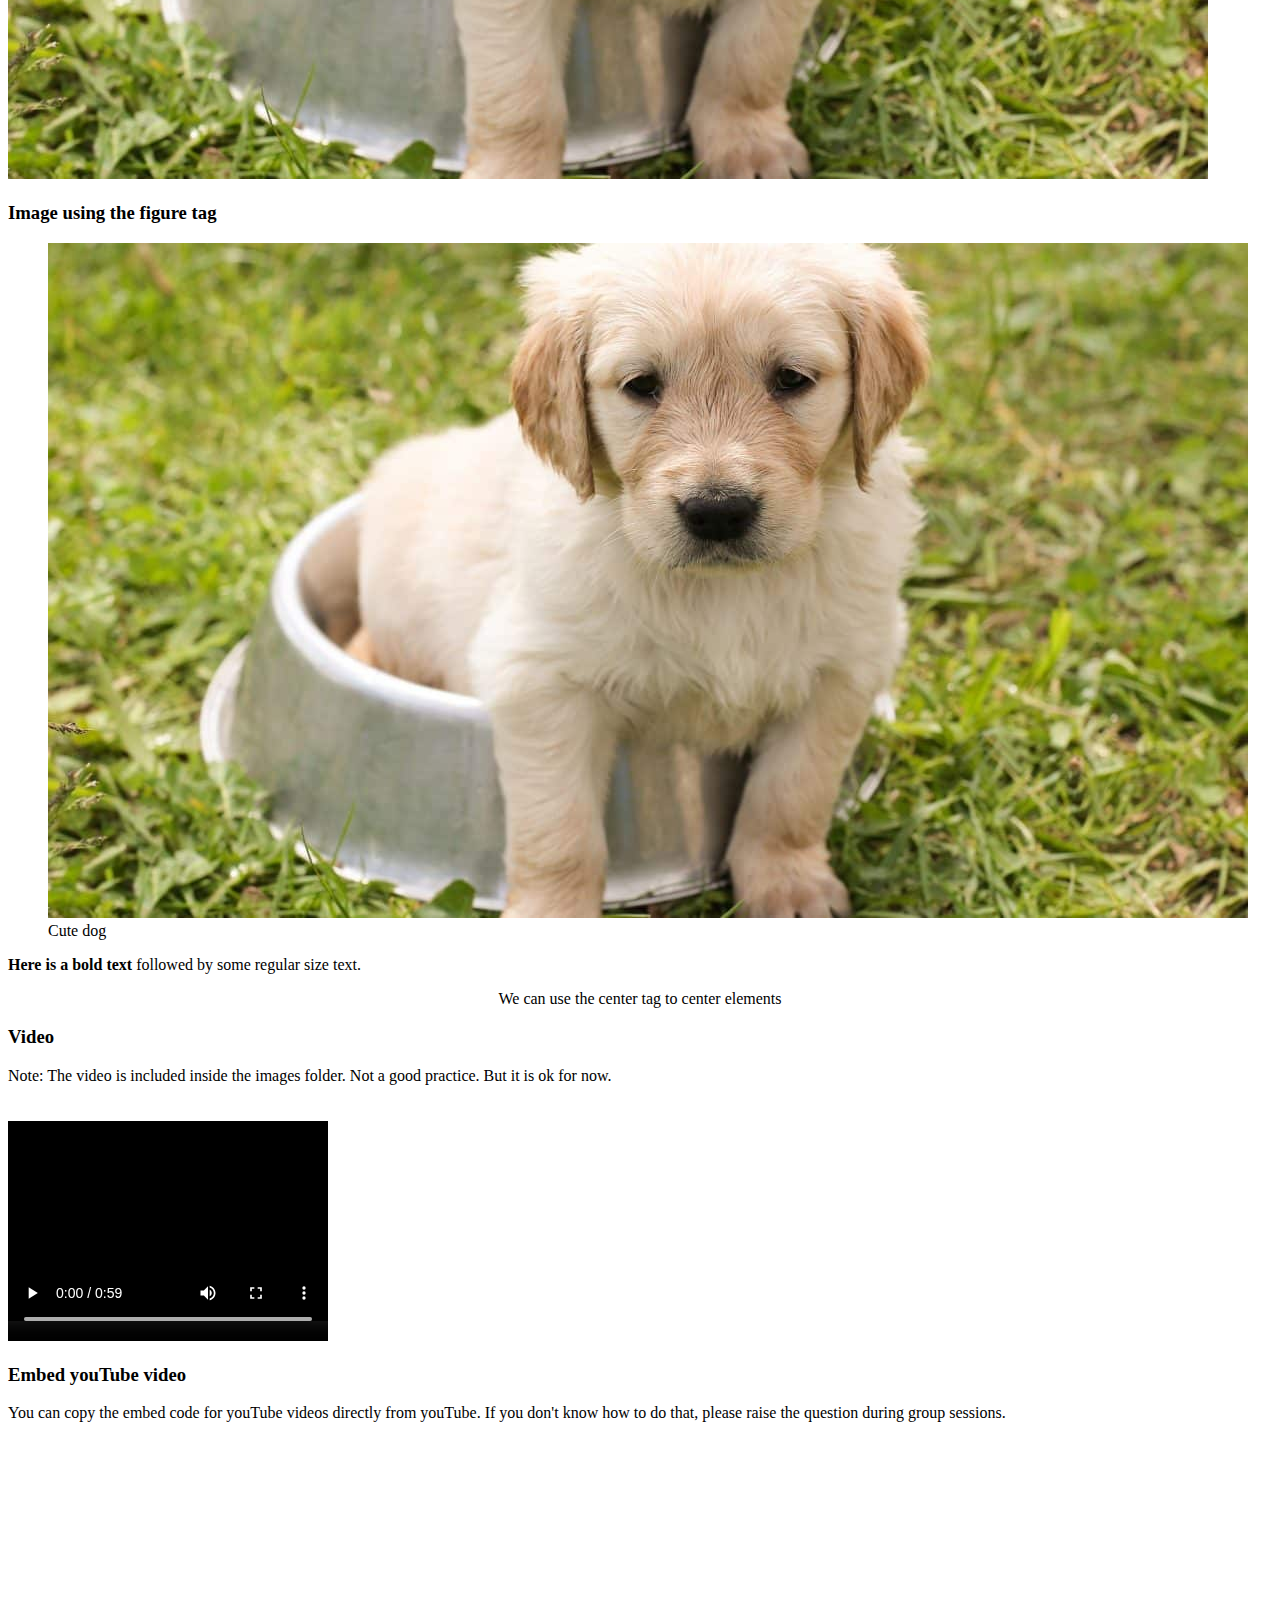
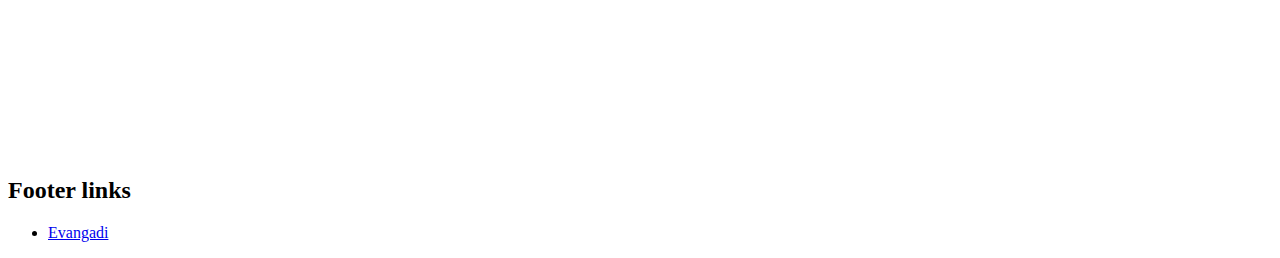
<file: Phase 1/Week-2/htmlProject/Resources/CommonHtmlTags/commonHTMLtagsInUse.html>
<!DOCTYPE html>
<html>
  <head>
    <title>Common HTML Tags</title>

    <meta charset="UTF-8" />
    <meta name="viewport" content="width=device-width, initial-scale=1" />
    <meta name="description" content="Common HTML reference document" />
  </head>

  <body>
    <header>
      <h1>How to use the common HTML tags</h1>
      <nav>
        <ul class="someParagraph">
          <li><a href="https://www.google.com/">Link to Google</a></li>
          <li><a href="https://www.amazon.com/">Link to Google</a></li>
        </ul>
      </nav>
    </header>

    <section class="someSection">
      <div>
        <h2 id="someID">Here is one section</h2>
        <p class="someParagraph">
          Lorem ipsum dolor sit amet, consectetur adipiscing elit. Vivamus et
          erat quis magna maximus pretium id id magna. Nulla eget nisl erat.
          Cras metus nibh, molestie non tellus egestas, congue iaculis urna.
          Etiam ultrices diam arcu, non varius ante tincidunt sed. Praesent
          cursus sapien ac augue bibendum, nec cursus massa faucibus. Duis vitae
          porta nisi. Aliquam quis dolor ac metus consequat pharetra a vel odio.
          Donec ornare pharetra viverra.
        </p>

        <p>
          Donec sed est dictum, egestas lacus et, bibendum tortor. <br />
          Fusce in mauris et nibh vulputate rutrum id vel elit. Nam a dolor vel
          ligula ultricies mollis blandit cursus sapien. Donec mattis tortor
          odio, eu ultricies ipsum faucibus nec. Pellentesque ullamcorper ante
          justo, et tincidunt mauris ultricies non. Proin in elit vel enim
          interdum hendrerit. In vitae vestibulum neque. Ut a eleifend tellus,
          congue gravida tortor. Curabitur ultricies eu nibh nec ultricies.
          Suspendisse aliquet tempus sem, sit amet congue ex placerat ut. Nulla
          a diam et est porta gravida. Maecenas sagittis dolor sit amet sem
          accumsan iaculis. Lorem ipsum dolor sit amet, consectetur adipiscing
          elit. Cras fringilla lobortis augue, id dignissim nunc mollis sodales.
        </p>
      </div>
    </section>

    <hr />

    <section>
      <div>
        <h2>Here is Another section</h2>
        <ol>
          <li>First item</li>
          <li>Second item</li>
          <li>Third item</li>
        </ol>
        <h2>Sample form</h2>

        <form action="#">
          <label for="fname">First name:</label><br />
          <input type="text" id="fname" name="fname" value="" /><br />
          <label for="lname">Last name:</label><br />
          <input type="text" id="lname" name="lname" value="" /><br />
          <label for="message">Last name:</label><br />
          <textarea rows="4" cols="50"></textarea><br /><br />
          <input type="submit" value="Submit" />
        </form>
      </div>
    </section>

    <hr />

    <section>
      <div>
        <h2>Formating tags</h2>
        <p>
          2<sup>nd</sup> <br />
          H<sub>2</sub>O <br />
          <em>Emphesized</em> <br />
          <strong>Strong. Mostly the same as bold</strong> <br />
          <small> Smaller text </small>
        </p>
        <p><b>Here is a bold text</b> followed by some regular size text.</p>
        <center>We can use the center tag to center elements</center>
      </div>
    </section>

    <section>
      <div>
        <h2>Media tags</h2>

        <h3>Image</h3>
        <img src="images/dog.jpg" alt="Dog" />

        <h3>Image using the figure tag</h3>
        <figure>
          <img src="images/dog.jpg" alt="Dog" />
          <figcaption>Cute dog</figcaption>
        </figure>

        <p><b>Here is a bold text</b> followed by some regular size text.</p>
        <center>We can use the center tag to center elements</center>

        <h3>Video</h3>
        <p>
          Note: The video is included inside the images folder. Not a good
          practice. But it is ok for now.
        </p>
        <video width="320" height="240" controls>
          <source src="images/howToCreateAFolder.mp4" type="video/mp4" />
          Your browser does not support the video tag.
        </video>

        <h3>Embed youTube video</h3>
        <p>
          You can copy the embed code for youTube videos directly from youTube.
          If you don't know how to do that, please raise the question during
          group sessions.
        </p>
        <iframe
          width="560"
          height="315"
          src="https://www.youtube.com/embed/yfoY53QXEnI"
          frameborder="0"
          allow="accelerometer; autoplay; encrypted-media; gyroscope; picture-in-picture"
          allowfullscreen
        ></iframe>
      </div>
    </section>

    <footer>
      <h2>Footer links</h2>
      <ul>
        <li>
          <a href="https://www.evangadi.com/" target="_blank">Evangadi</a>
        </li>
      </ul>
    </footer>
  </body>
</html>
</file>
<file: Phase 1/Week-4/appleProject/resources/apple-html-css-replica/css/styles.css>
* {
	margin: 0;
	padding: 0;
}
img {
	max-width: 100%;
}
body {
	font-size: 20px; 
	font-family: 'Montserrat', sans-serif;
}

/* Header Style */
.header-wrapper {
	background: black; 
	color: #fff;
	font-weight: 200;
	font-size: 0.75em;	
}
.header-wrapper ul {
	display: flex;
  -webkit-box-pack: justify;
  justify-content: space-between;
}
.internal-wrapper {
	width: 980px;
	padding: 0 10px;
	margin: 0 auto;
}
.header-wrapper .header-links-wrapper ul  li a {
	text-decoration: none;
	color: #fff;
}
.header-wrapper ul {
	list-style: none;
}
.header-wrapper .header-links-wrapper ul  li {
	display: inline-block;
  padding: 14px 0 8px;
  height: 25px;
  opacity: 0.8;
}
.header-wrapper .header-links-wrapper ul  li:hover {
	opacity: 1;
}	
.logo-link, .search-link, .cart-link {
	width: 18px;	
	display: block;
}
.header-wrapper .header-links-wrapper ul  li.logo-link {
	padding: 12px 0 10px;
}
.header-wrapper .header-links-wrapper ul  li.search-link {
	padding: 14px 0 8px;
}
.header-wrapper .header-links-wrapper ul  li.cart-link {
	padding: 12px 0 10px;
}

/* Footer Styling */
.footer-wrapper {
  background-color: #f5f5f7;
  color: #1d1d1f;
  font-size: .65em;
}
.upper-text-container {
  border-bottom: 1px solid #d2d2d7;
  color: #86868b;
  padding: 17px 0 20px;
}
.upper-text-container a {
	text-decoration: none;
	color: #515154; 
}
.upper-text-container a:hover {
	text-decoration: underline;
}
.footer-links-wrapper {
	display: flex;
  -webkit-box-pack: justify;
  justify-content: space-between;
  padding-top: 20px;
}
.footer-wrapper ul {
	list-style: none;
	padding-bottom: 20px;
}
.footer-wrapper ul li{
	padding: 5px 0;
	font-size: 0.9em;
}
.footer-links-wrapper a {
	color: #515154;
	text-decoration: none;
}
.footer-links-wrapper a:hover {
	text-decoration: underline;
}
.footer-links-wrapper h3 {
	font-size: 12px;
	font-weight: 600;
}
.my-apple-wrapper {
	border-bottom: 1px solid #d2d2d7;
	padding-bottom: 10px;
	margin-bottom: 10px; 
}
.copyright-wrapper {
	display: flex;
  -webkit-box-pack: justify;
  justify-content: space-between;
  padding: 10px 0 20px;
}
.footer-links-terms ul li {
  display: inline-block;
  padding: 0 5px;
  border-right: 1px solid #ccc;
}
.footer-links-terms ul li:last-child {
	border-right: 0px;
}
.footer-links-terms ul li a {
	text-decoration: none;
	color: #515154;
}
.footer-links-terms ul li a:hover {
	text-decoration: underline;
}
.footer-country {
	display: inline-block;
}
.flag-wrapper {
	display: inline-block;
	vertical-align: middle;
}
.footer-country-name{
	display: inline-block;
	vertical-align: top;
}

/* Main Highlight */
.main-highlight-wrapper {
	background: #fafafa;
	text-align: center;
	padding: 25px 0;
}
.links-wrapper ul {
	list-style: none;
}
.model {
	font-size: .85em;
}
.product-title {
	font-weight: 700;
	font-size: 56px;
}
.brief-description {
	font-size: 2em;
}
.links-wrapper {
	padding: 15px 0;
}
.links-wrapper ul li {
	display: inline-block;
	padding-right: 20px;
}
.links-wrapper ul li a {
	color: #06c;
	text-decoration: none;
}
.links-wrapper ul li a:hover {
	color: #000;
}
.links-wrapper ul li a:after {
  font-family: "FontAwesome";
  font-weight: 900;
  content: "\f105";
  padding-left: 10px;
}

/* Second Highlight Section */
.second-hightlight-wrapper {
	background-image: url("../images/home/iphone11-pro-bg.jpg");
	height: 580px;
	background-position: center;
	background-repeat: no-repeat;
  background-size: cover;
	text-align: center;
	padding: 65px 20px;
	color: #fff;
}
.title-wraper {
	font-weight: 600;
	font-size: 56px;	
}
.description-wrapper {
	font-size: 26px;
	padding: 10px 0;
}
.price-wrapper {
	color: #86868b; 
	font-size: 0.85em;
}

/* Third Highlight Section */
.third-highlight-wrapper {
	background-image: url("../images/home/iphone11-bg.jpg");
	height: 580px;
	background-position: center;
	background-repeat: no-repeat;
	background-size: cover;
	text-align: center;
	padding: 65px 20px;
}

/*Fourth Highlight Section */
.fourth-heghlight-wrapper {
	display: flex;
  -webkit-box-pack: justify;
  justify-content: space-between;
  background: #fff;
}
.left-side-wrapper {
	height: 580px;
	background-position: center;
	background-repeat: no-repeat;
	background-size: cover;
	text-align: center;
	width: 48.5%;
	margin: 1% 0.5% 0% 1%; 
	padding-top: 54px;
}
.fourth-heghlight-wrapper .left-side-wrapper {
	background-image:  url("../images/home/watch-series-5.jpg"); 
}
.right-side-wrapper {
	height: 580px;
	background-position: center;
	background-repeat: no-repeat;
	background-size: cover;
	text-align: center;	
	width: 48.5%;
	margin: 1% 1% 0% 0.5%; 
	padding-top: 54px;
}
.fourth-heghlight-wrapper .right-side-wrapper {
	background-image:  url("../images/home/apple-card.jpg"); 
}
.description-wraper {
	max-width: 430px;
	margin: 0 auto;
	padding: 10px; 
}

/*Fivth Highlight Section */
.fifth-heghlight-wrapper {
	display: flex;
  -webkit-box-pack: justify;
  justify-content: space-between;
  background: #fff;
}
.fifth-heghlight-wrapper .left-side-wrapper {
	background-image:  url("../images/home/apple-tv-background.jpg"); 
}
.fifth-heghlight-wrapper .right-side-wrapper {
	background-image:  url("../images/home/air-pods.jpg"); 
	color: #fff; 
	background-size: initial;
	background-color: #000;
	background-position: bottom;
}
.logo-wrapper {
	font-size: 40px;
	font-weight: bold;
}
.tvshow-logo-wraper {
	padding: 180px 0 200px;
}
.watch-more-wrapper a {
	text-decoration: none;
	font-size: 0.85em;
}
.watch-more-wrapper a:after {
  font-family: "FontAwesome";
  font-weight: 900;
  content: "\f144";
  padding-left: 15px;
}
/*Sixth Highlight Section */
.sixth-heghlight-wrapper {
	display: flex;
  -webkit-box-pack: justify;
  justify-content: space-between;
  background: #fff;
}
.sixth-heghlight-wrapper .left-side-wrapper {
	background-image:  url("../images/home/macbook-pro.jpg"); 
	background-size: initial;
	background-color: #fafafa;
	background-position: bottom;
}
.sixth-heghlight-wrapper .right-side-wrapper {
	background-image:  url("../images/home/new-ipad.jpg"); 
}
.product-title-small {
	font-weight: 700;
	font-size: 45px;
}
</file>
<file: Phase 1/Week-6/AppleBootstrapProject/Project/apple-responsive-staring-base-code/css/styles.css>
/* General Styling*/
body {
  font-family: "Montserrat", sans-serif;
}
a {
  color: #06c;
}
img {
  max-width: 100%;
}
.white {
  color: #fff;
}
.black {
  color: #1d1d1f;
}
.grey {
  color: #86868b;
}
.top-50 {
  margin-top: 50px;
}
.top-100 {
  margin-top: 100px;
}
/* Header Style */
.nav-wrapper {
  background: rgba(0, 0, 0, 0.8);
  font-size: 0.85em;
  font-weight: 200;
}
.nav-wrapper ul li a {
  color: #fff;
}
.navbar-toggler {
  color: #fff;
}
.nav-item {
  text-align: left !important;
  padding: 4px 0;
  border-bottom: 1px solid #4b4b4b;
}

/* Footer Styling */
.footer-wrapper {
  background-color: #f5f5f7;
  color: #86868b;
  font-size: 0.7em;
}
.footer-wrapper ul {
  list-style: none;
  padding-bottom: 10px;
  padding-inline-start: 0px;
}
.footer-wrapper ul a {
  color: #515154;
  text-decoration: none;
}
.my-apple-wrapper {
  padding-bottom: 15px;
  margin-top: 10px;
}
.copyright {
  margin-top: 15px;
}
.footer-country {
  margin-top: 8px;
}
.flag-wrapper {
  display: inline-block;
  vertical-align: middle;
  padding-right: 5px;
}
.footer-country-name {
  display: inline-block;
  vertical-align: middle;
}
.footer-links-terms ul {
  display: flex;
}
.footer-links-terms ul li a {
  border-right: 1px solid #d2d2d7;
  padding: 0 5px;
}
.footer-links-terms ul li:first-child {
  padding-left: 0;
}
.footer-links-terms ul li:last-child {
  border-right: 0;
}

.footer-links-wrapper h3 {
  font-size: 12px;
  font-weight: 600;
  color: #1d1d1f;
}
.footer-wrapper ul li {
  padding: 4px 0;
}
.upper-text-container {
  border-bottom: 1px solid #d2d2d7;
  padding: 17px 0 10px;
  margin-bottom: 20px;
}
.upper-text-container a {
  color: #515154;
}

/*Media Query*/
/* Footer */
@media (max-width: 768px) {
  .footer-links-wrapper ul {
    display: none;
  }
  .footer-links-wrapper h3 {
    padding: 10px 0;
    border-bottom: 1px solid #ccc;
  }
  .footer-links-wrapper h3:after {
    font-family: "FontAwesome";
    content: "\f067";
    padding-left: 10px;
    position: absolute;
    right: 25px;
  }
}
@media (min-width: 768px) {
  /*Nav bar*/
  .nav-item {
    text-align: center !important;
    padding: 0;
    border-bottom: 0px;
  }
  /*Footer styling*/
  .my-apple-wrapper {
    border-bottom: 1px solid #d2d2d7;
  }
}
@media (min-width: 992px) {
  /*Footer styling*/
  .copyright {
    margin-top: 10px;
  }
  .footer-country {
    margin-top: 10px;
  }
  .footer-links-terms {
    margin-top: 10px;
  }
}
</file>
